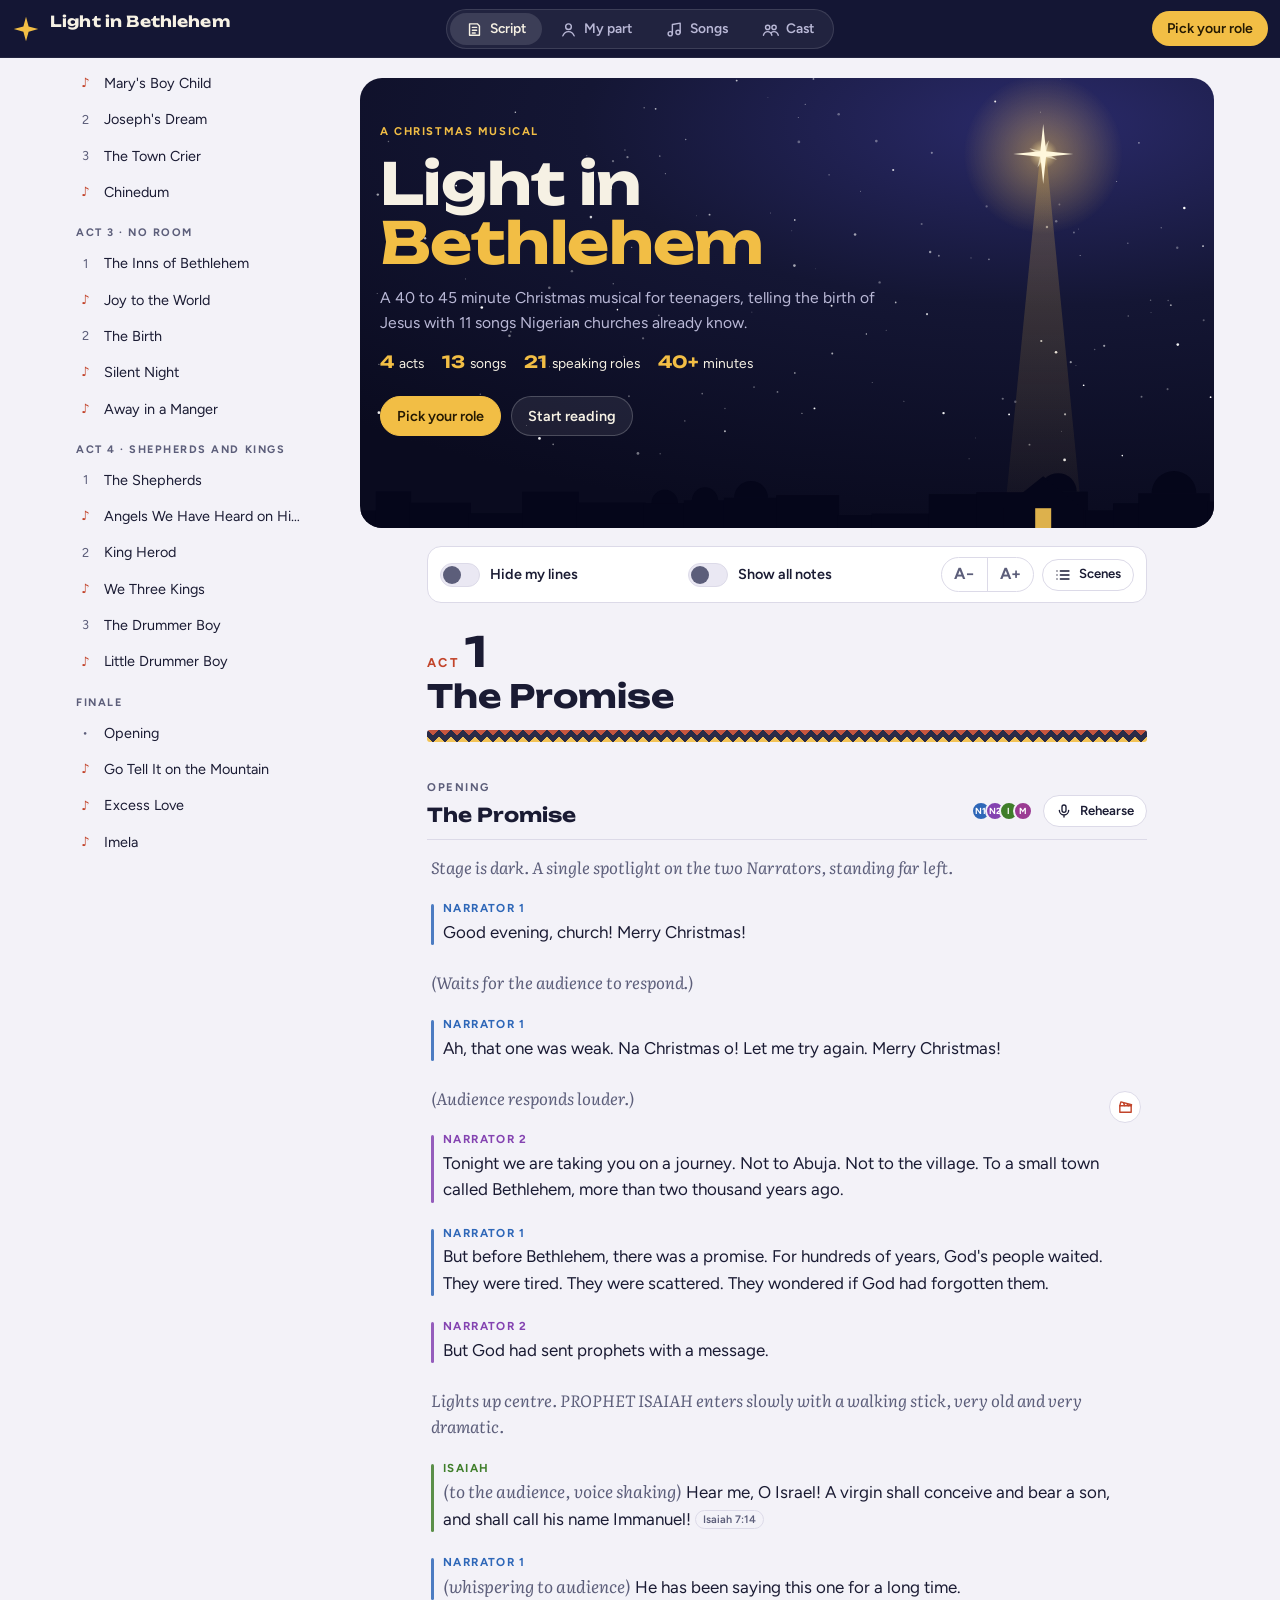
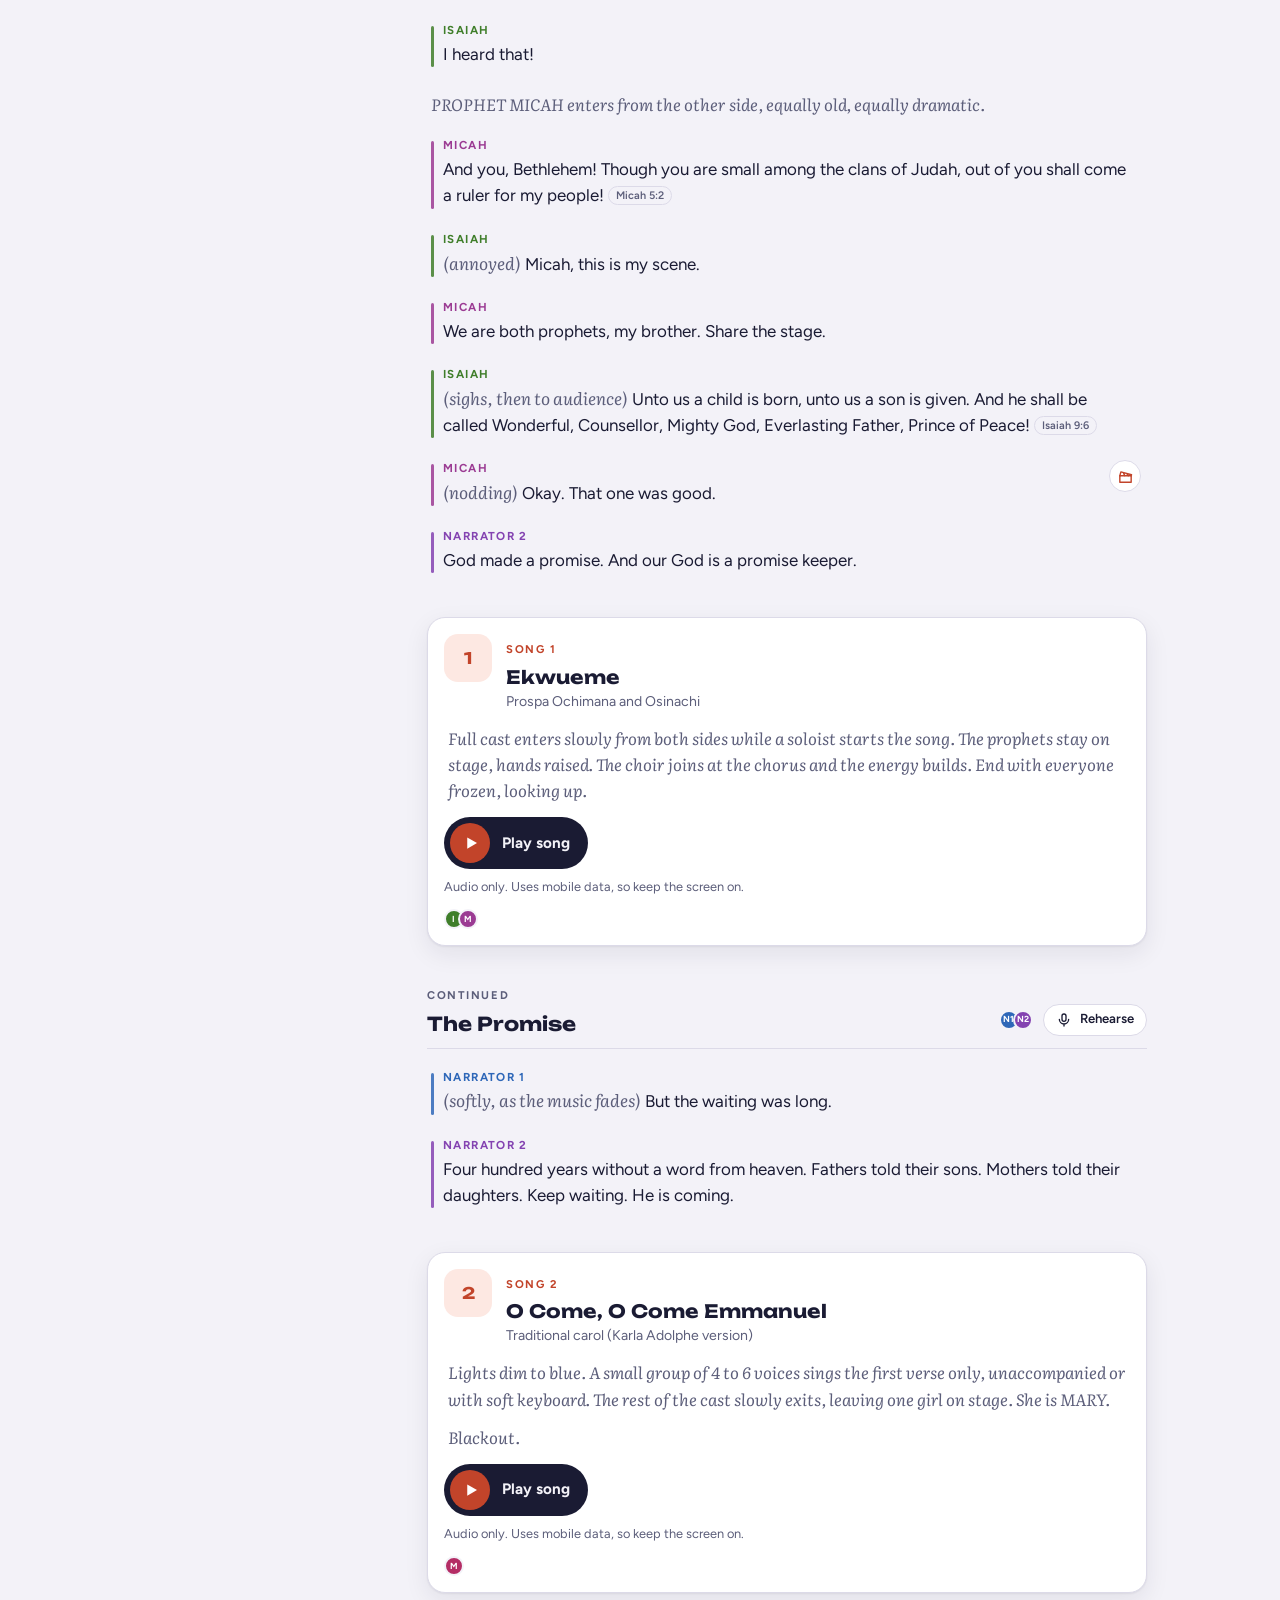
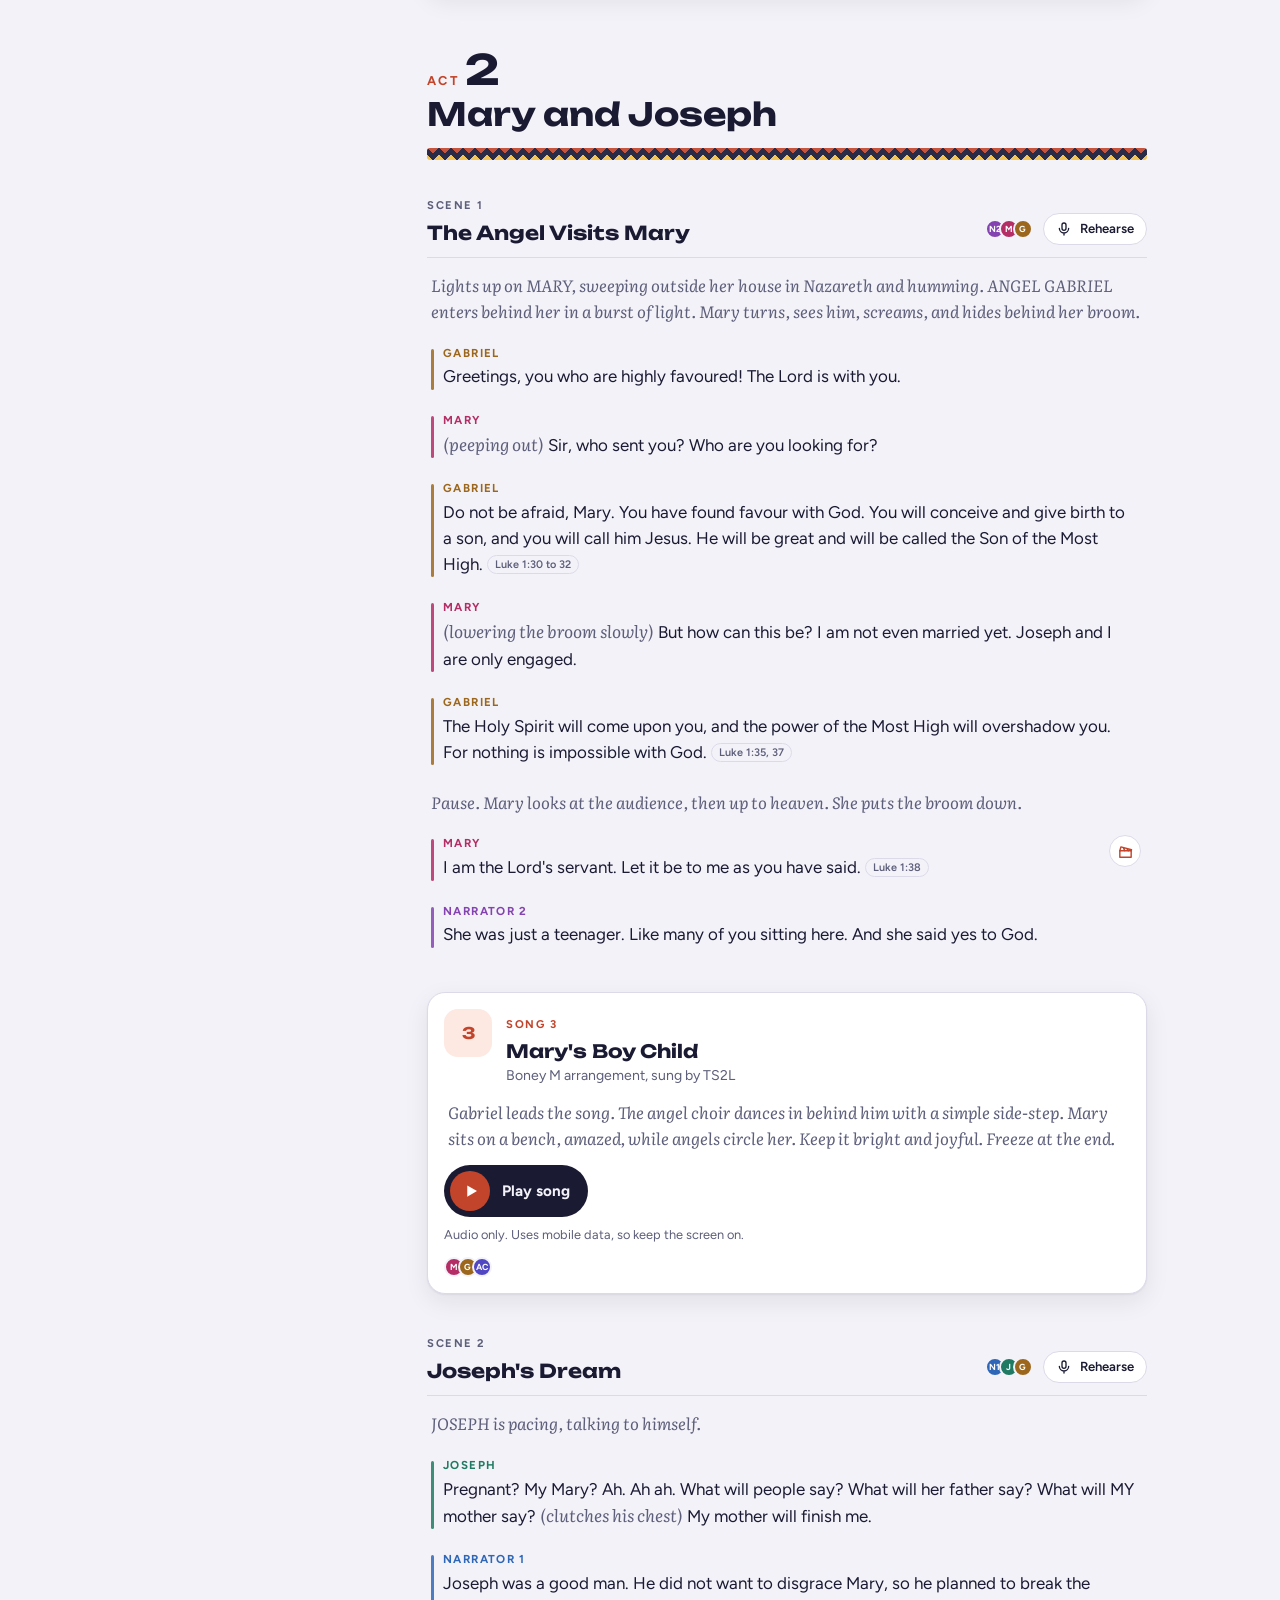
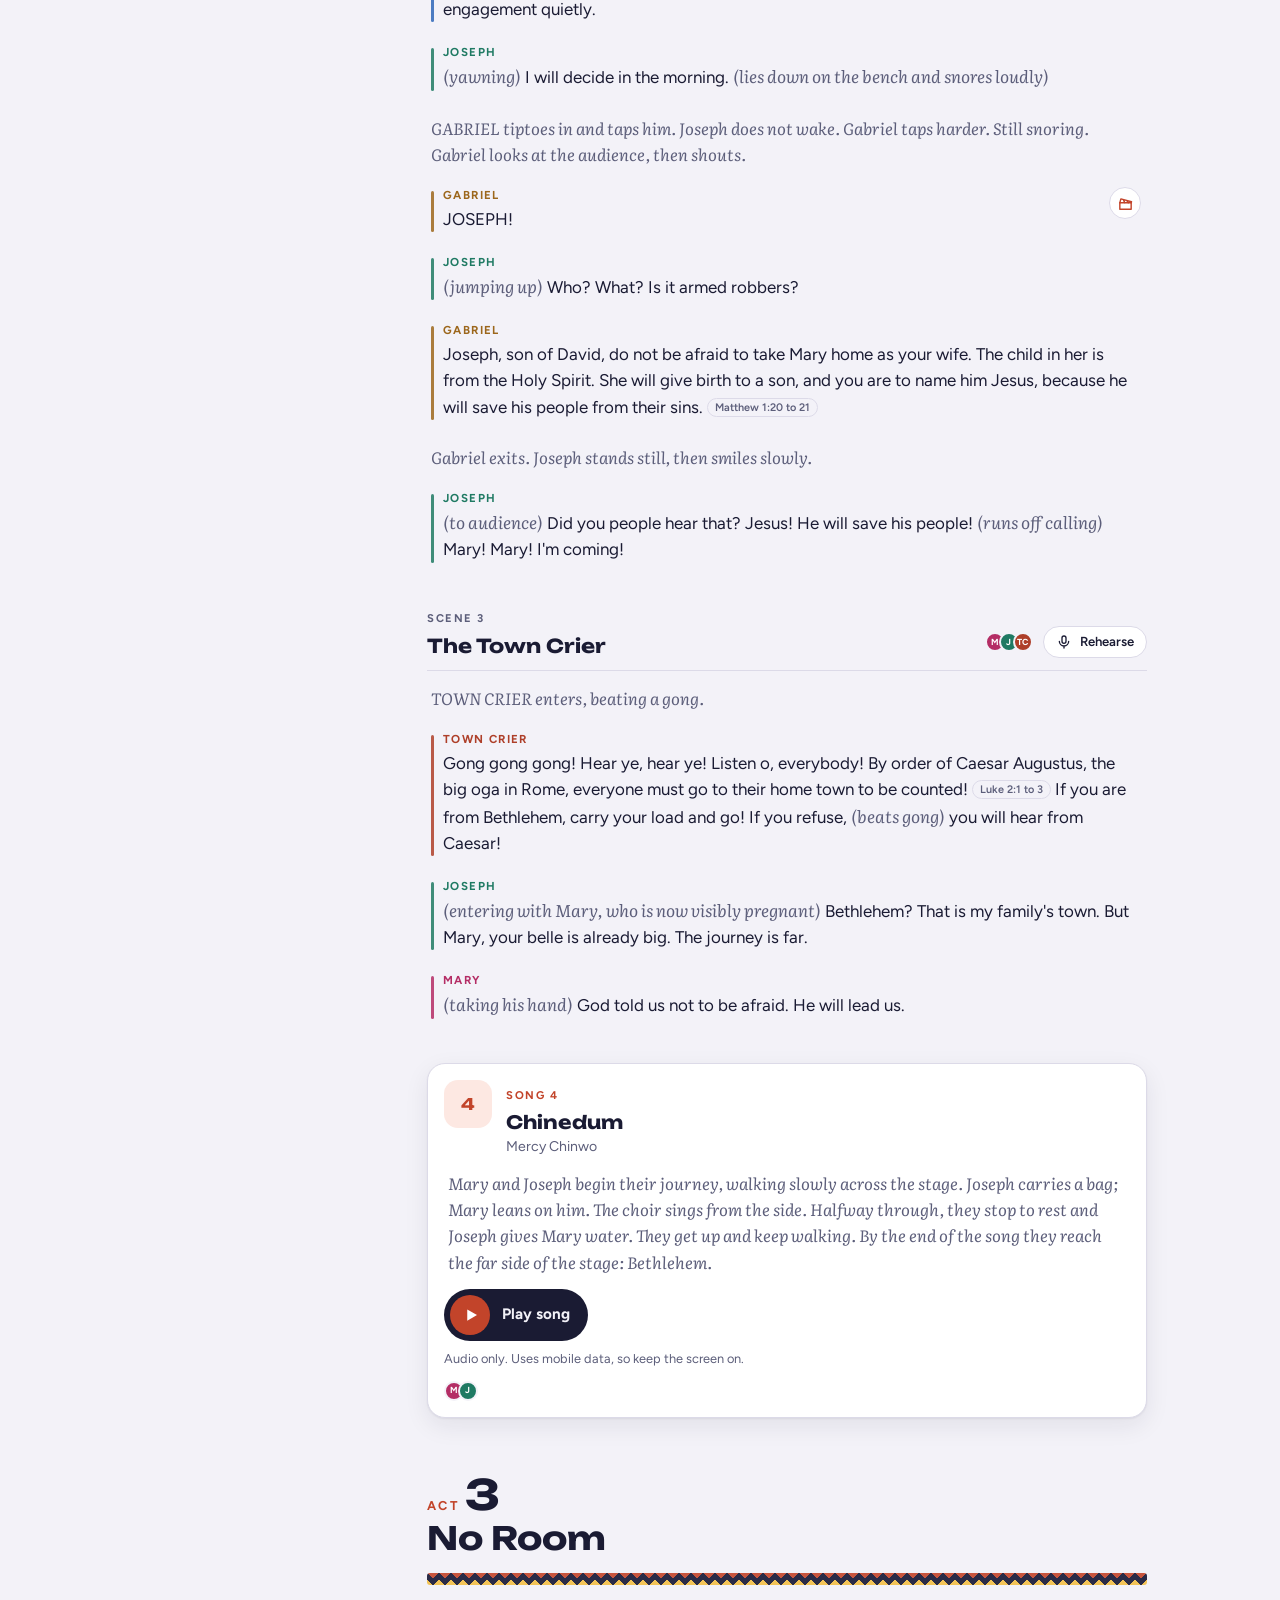
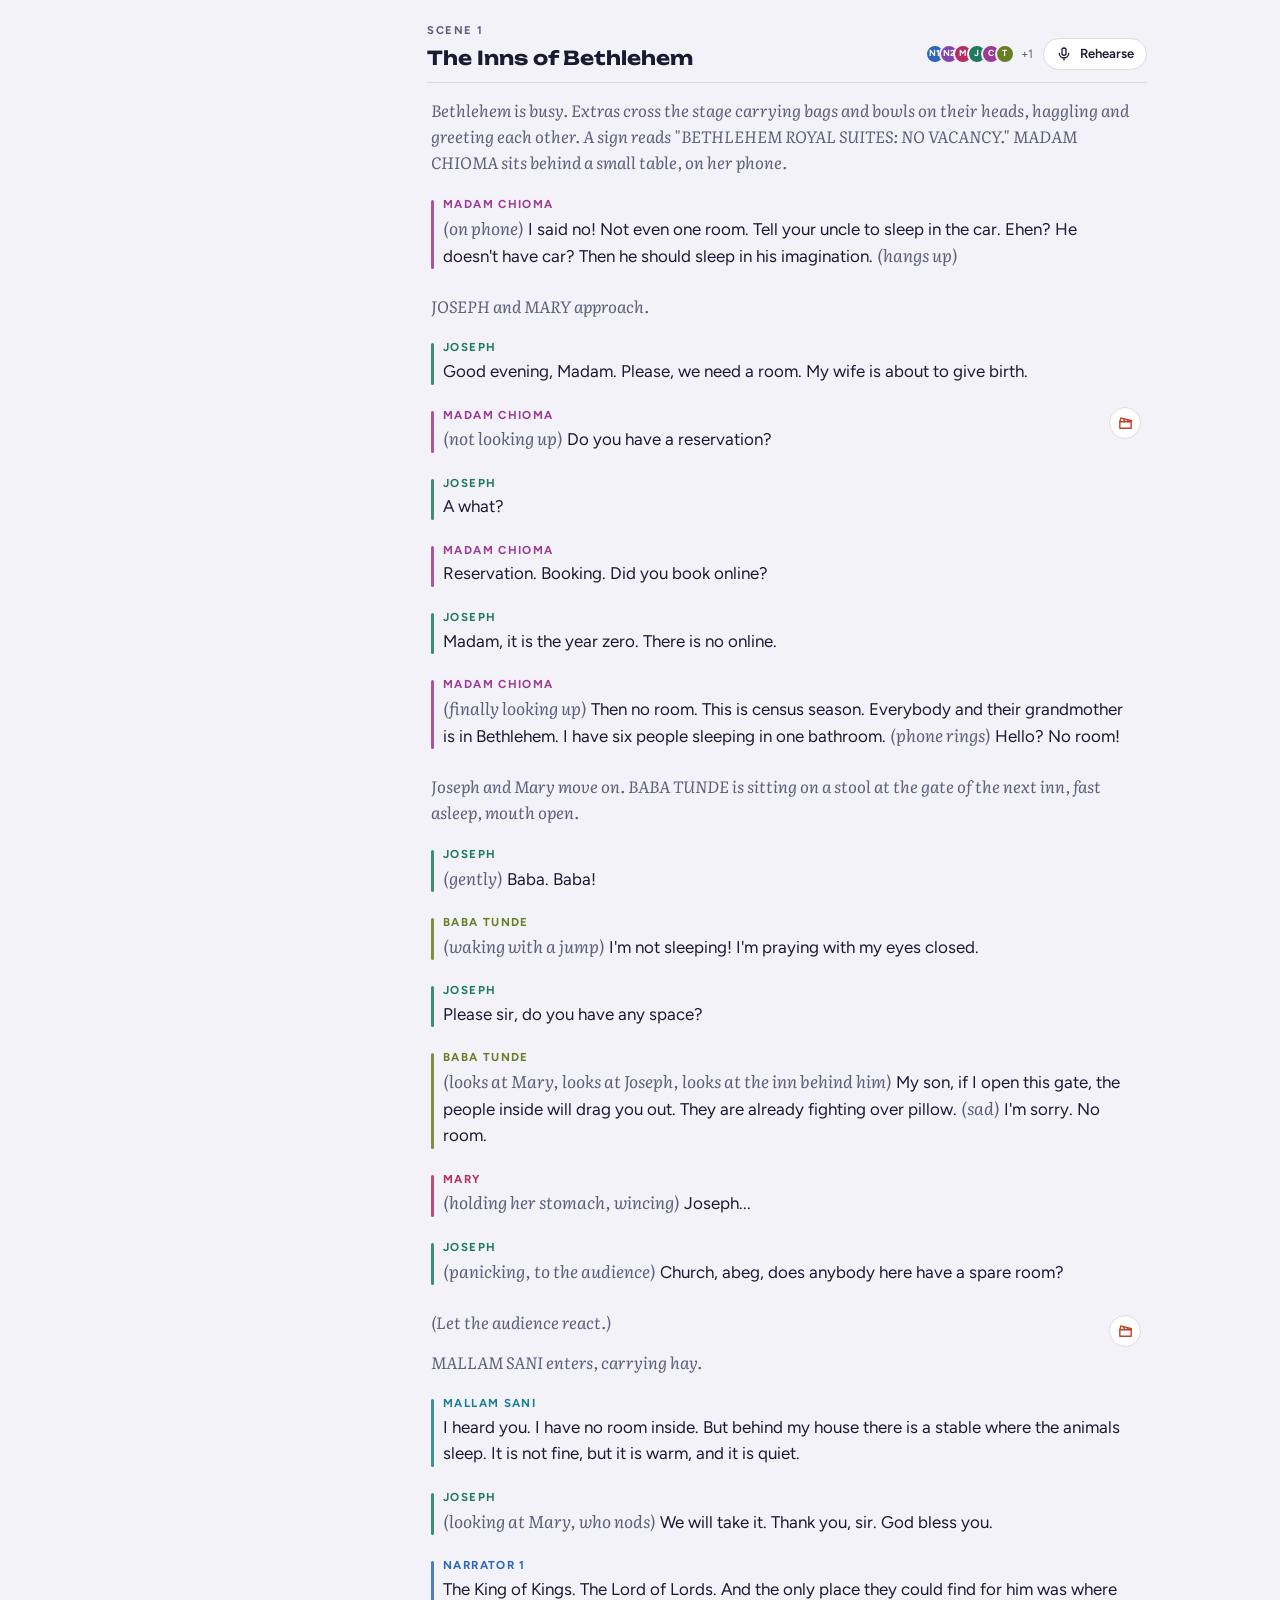
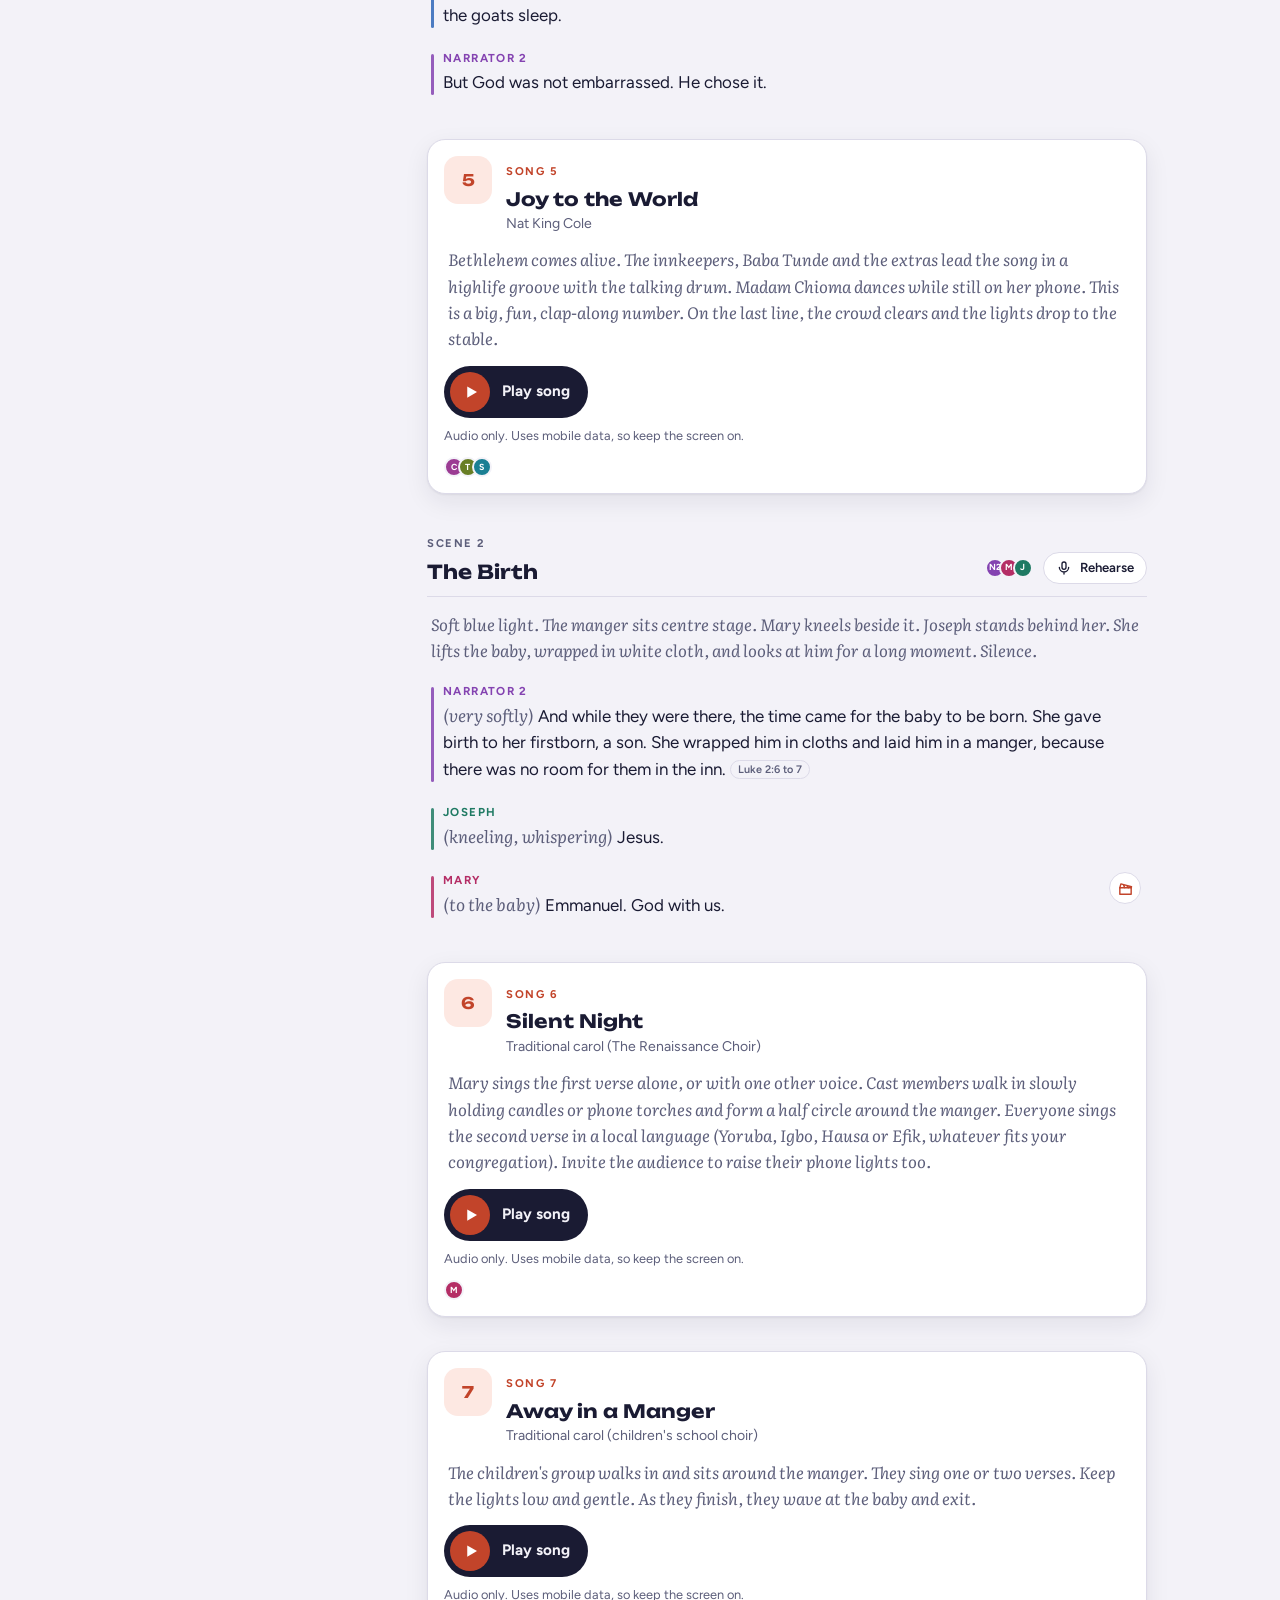
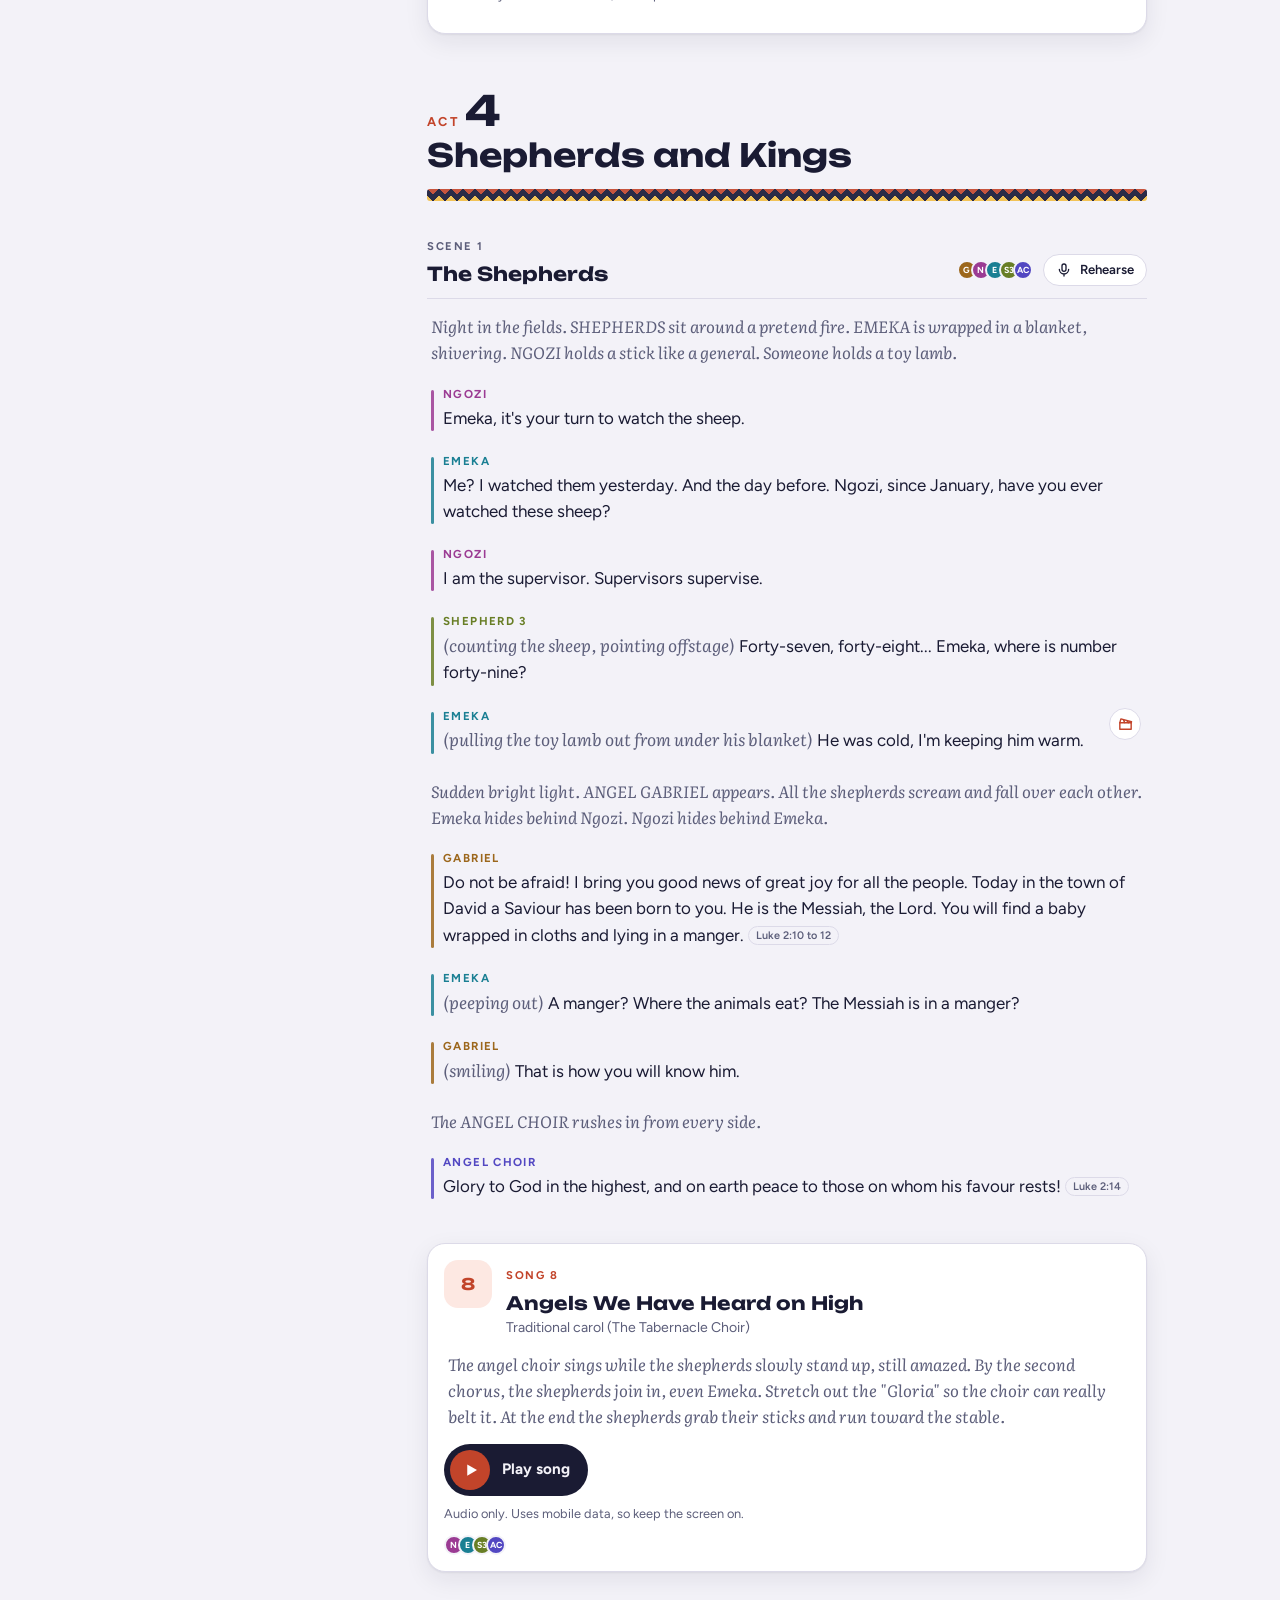
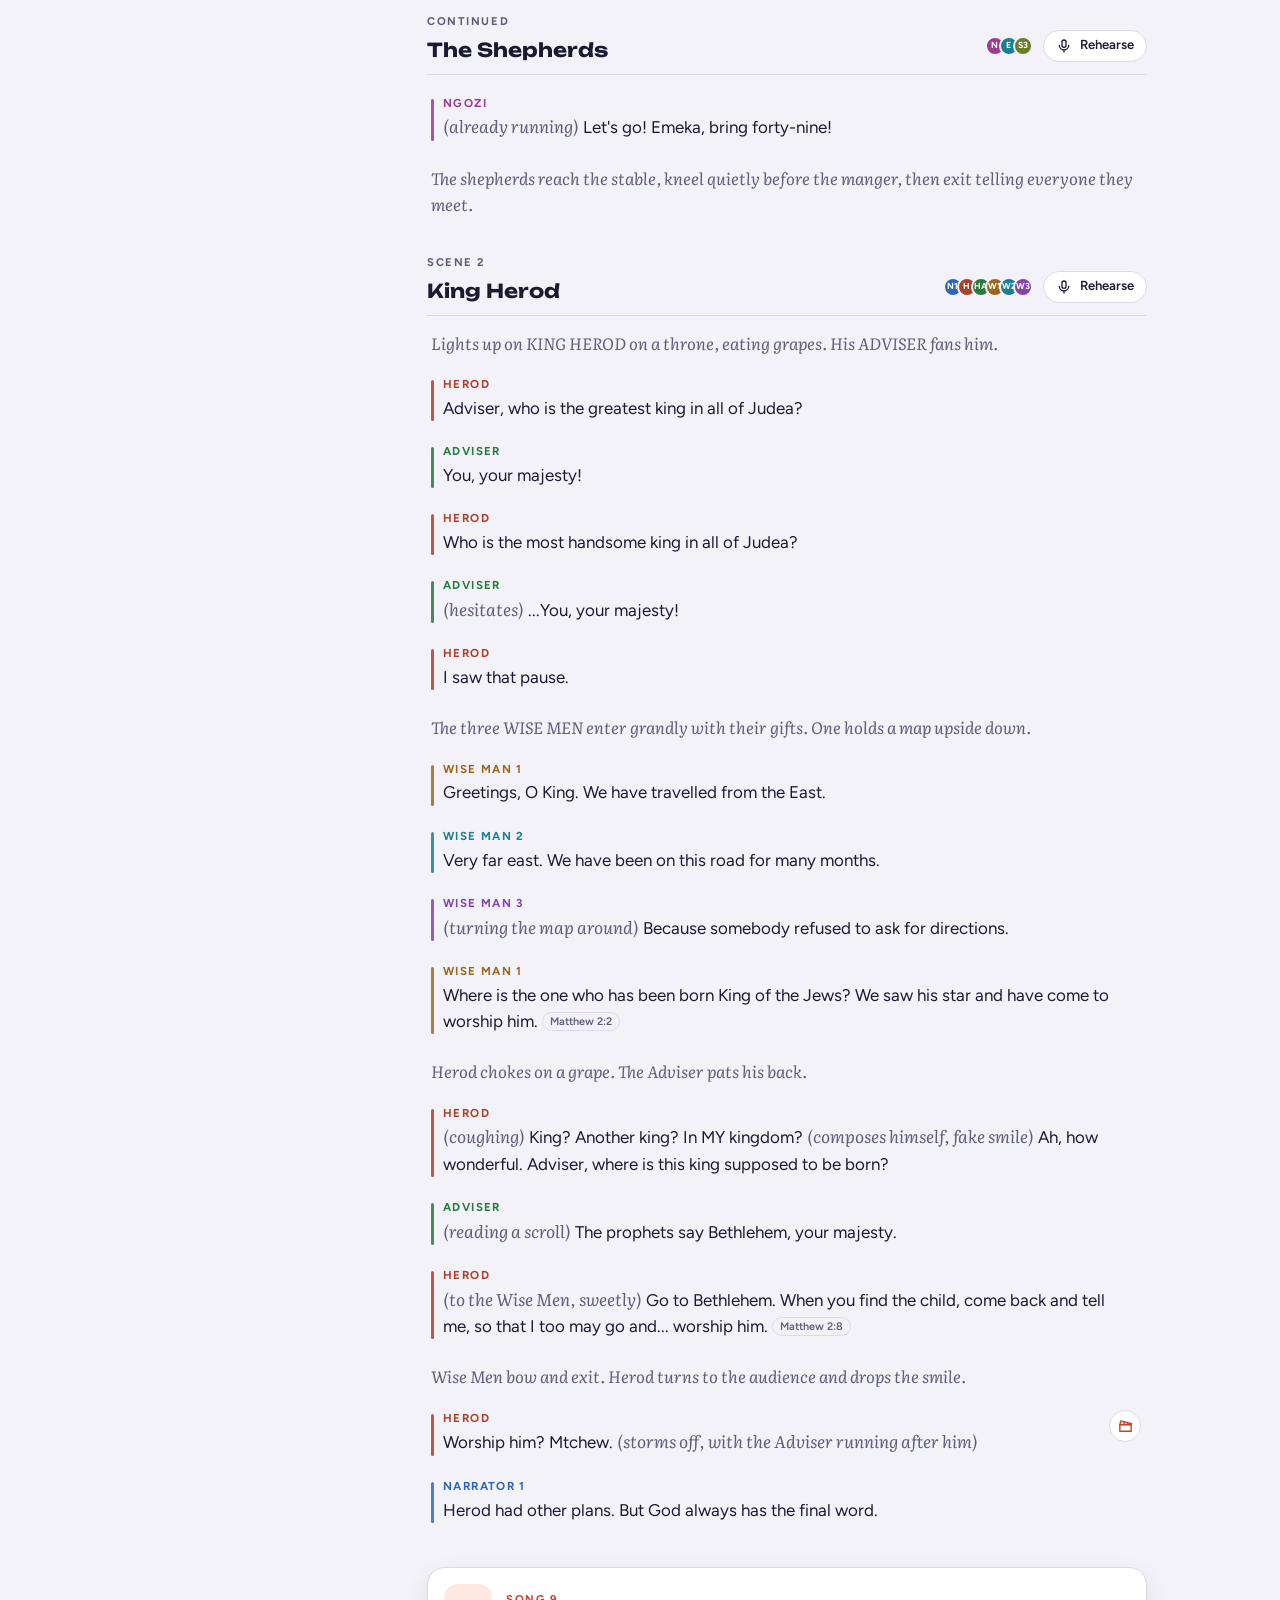
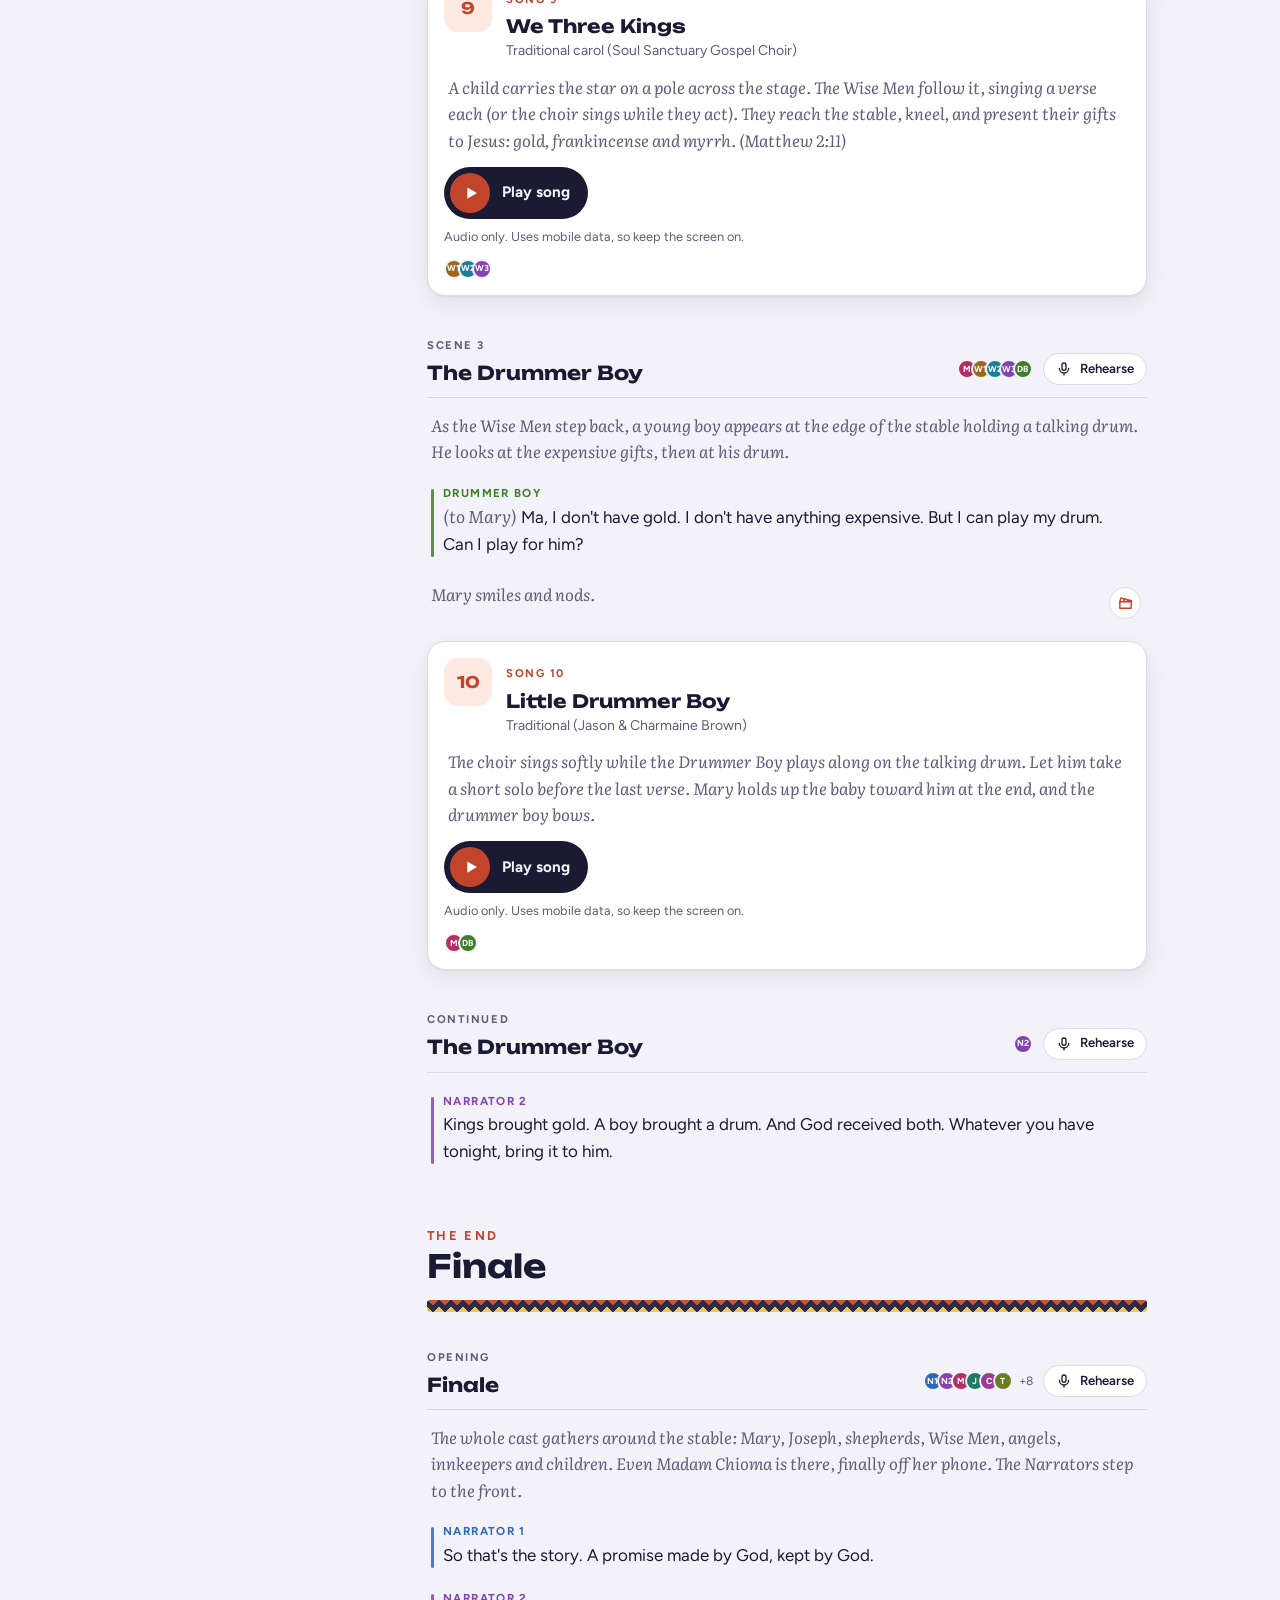
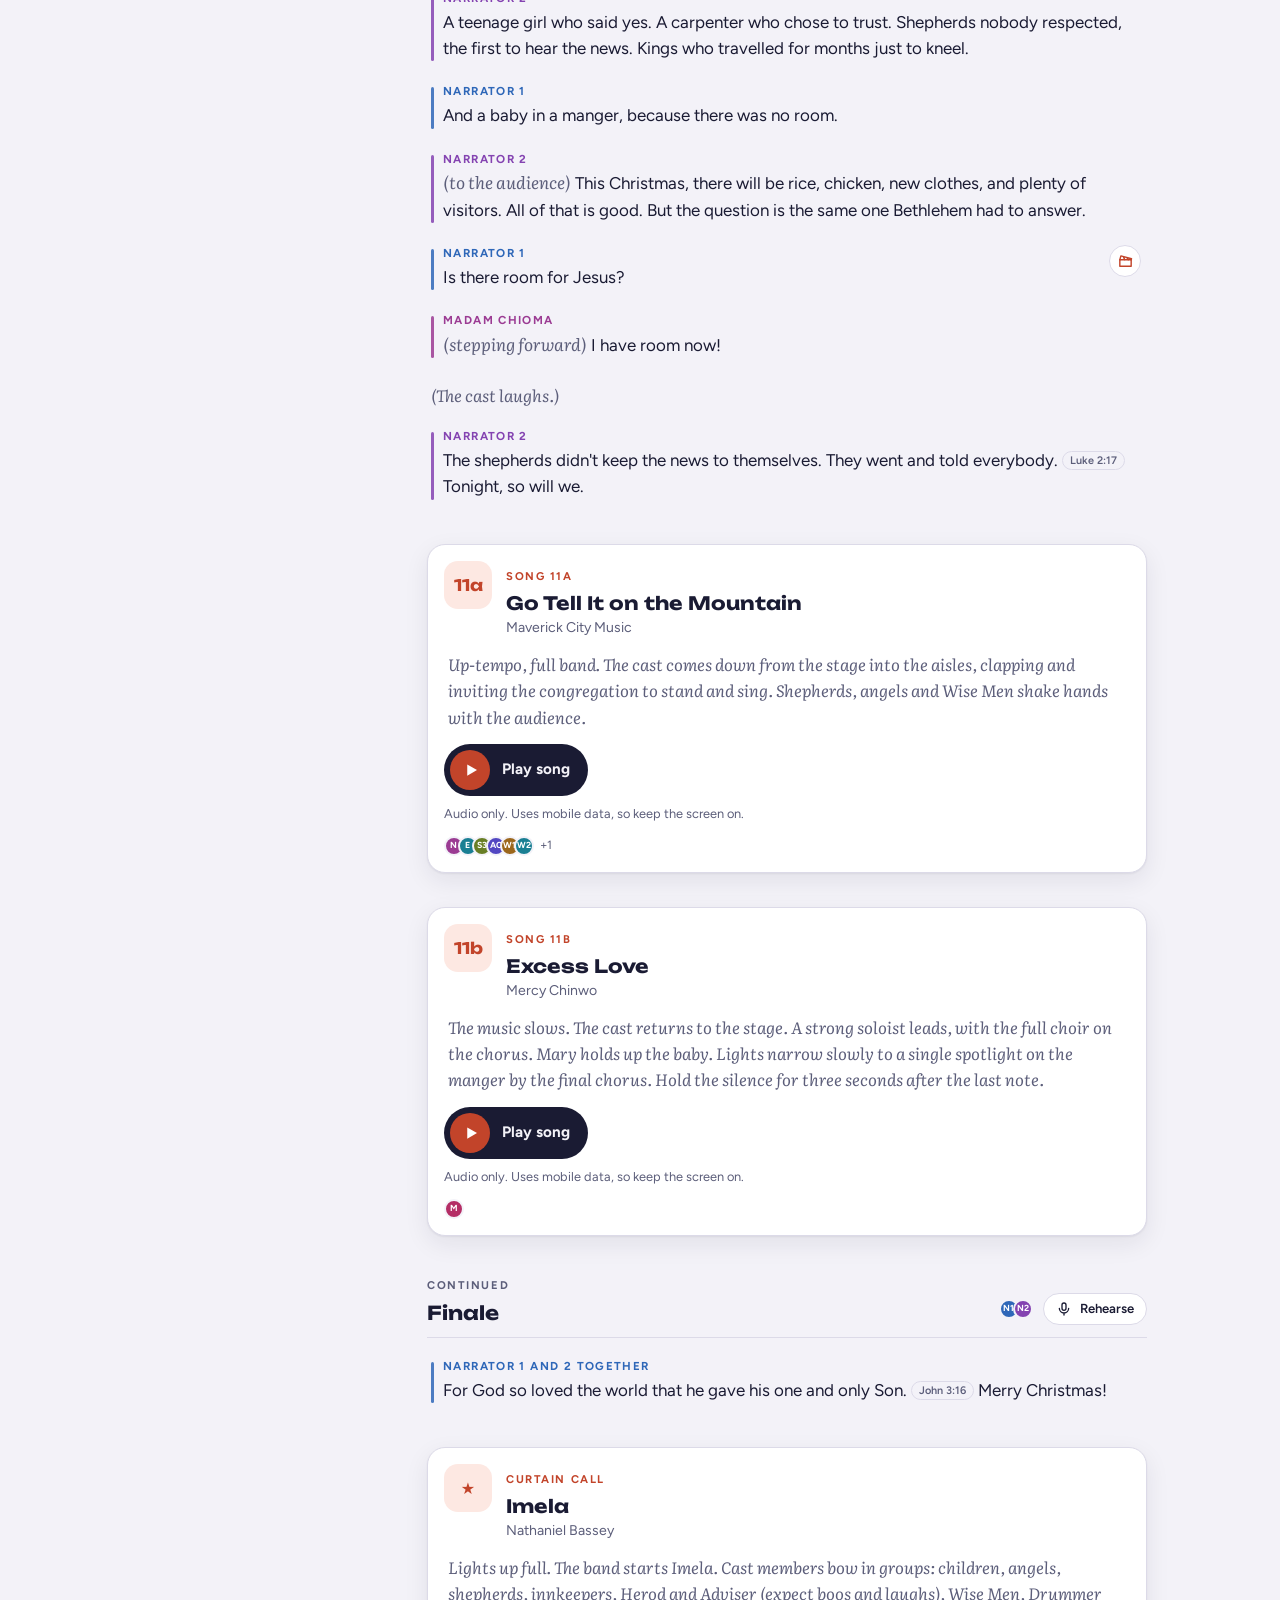
<file: index.html>
<!doctype html>
<html lang="en">
<head>
  <meta charset="utf-8">
  <meta name="viewport" content="width=device-width, initial-scale=1, viewport-fit=cover">
  <title>Light in Bethlehem</title>
  <meta name="description" content="Script, songs and rehearsal helper for Light in Bethlehem: A Christmas Musical.">
  <meta name="theme-color" content="#141634">
  <link rel="icon" href="data:image/svg+xml,%3Csvg xmlns='http://www.w3.org/2000/svg' viewBox='0 0 32 32'%3E%3Crect width='32' height='32' rx='8' fill='%23141634'/%3E%3Cpath d='M16 4l2.6 9.4L28 16l-9.4 2.6L16 28l-2.6-9.4L4 16l9.4-2.6z' fill='%23f5c451'/%3E%3C/svg%3E">
  <link rel="preconnect" href="https://fonts.googleapis.com">
  <link rel="preconnect" href="https://fonts.gstatic.com" crossorigin>
  <link rel="stylesheet" href="https://fonts.googleapis.com/css2?family=Figtree:wght@400;500;600;700&family=Literata:ital,opsz,wght@1,7..72,400&family=Unbounded:wght@600;700&display=swap">
  <link rel="stylesheet" href="style.css">
</head>
<body>
  <header class="appbar">
    <svg class="mark" viewBox="0 0 32 32" aria-hidden="true"><path d="M16 2l3 11 11 3-11 3-3 11-3-11-11-3 11-3z" fill="currentColor"/></svg>
    <div class="appbar-titles">
      <span class="appbar-title" id="appTitle">Light in Bethlehem</span>
      <span class="appbar-sub" id="appSub"></span>
    </div>
    <button class="role-chip empty" id="roleChip" type="button"><span>Pick your role</span></button>
  </header>

  <nav class="tabbar" aria-label="Sections">
    <a class="tab" href="#script" data-view="script" aria-current="page">
      <svg viewBox="0 0 24 24" fill="none" stroke="currentColor" stroke-width="2" stroke-linecap="round" stroke-linejoin="round" aria-hidden="true"><path d="M5 4h11l3 3v13H5z"/><path d="M9 9h6M9 13h6M9 17h4"/></svg>
      <span>Script</span>
    </a>
    <a class="tab" href="#my-part" data-view="my-part">
      <svg viewBox="0 0 24 24" fill="none" stroke="currentColor" stroke-width="2" stroke-linecap="round" stroke-linejoin="round" aria-hidden="true"><circle cx="12" cy="8" r="4"/><path d="M4 21c1.5-4 4.5-6 8-6s6.5 2 8 6"/></svg>
      <span>My part</span>
    </a>
    <a class="tab" href="#songs" data-view="songs">
      <svg viewBox="0 0 24 24" fill="none" stroke="currentColor" stroke-width="2" stroke-linecap="round" stroke-linejoin="round" aria-hidden="true"><path d="M9 18V5l11-2v13"/><circle cx="6" cy="18" r="3"/><circle cx="17" cy="16" r="3"/></svg>
      <span>Songs</span>
    </a>
    <a class="tab" href="#cast" data-view="cast">
      <svg viewBox="0 0 24 24" fill="none" stroke="currentColor" stroke-width="2" stroke-linecap="round" stroke-linejoin="round" aria-hidden="true"><circle cx="8" cy="9" r="3"/><circle cx="17" cy="9" r="3"/><path d="M2 20c1-3 3.5-5 6-5s5 2 6 5M13 16.5c1-1 2.4-1.5 4-1.5 2.5 0 5 2 6 5"/></svg>
      <span>Cast</span>
    </a>
  </nav>

  <div class="shell" id="shell">
    <aside class="rail" aria-label="Scenes"><nav class="index" id="railIndex"></nav></aside>
    <main>
      <section class="view" id="view-script"><p class="loading">Loading the script…</p></section>
      <section class="view" id="view-my-part" hidden></section>
      <section class="view" id="view-songs" hidden></section>
      <section class="view" id="view-cast" hidden></section>
    </main>
  </div>

  <div class="dock" id="dock" hidden>
    <div class="who-now" id="dockStatus" aria-live="polite"></div>
    <div class="controls">
      <select id="dockRate" aria-label="Reading speed">
        <option value="0.85">Slow</option>
        <option value="1" selected>Normal</option>
        <option value="1.15">Fast</option>
      </select>
      <button class="btn on-night" id="dockPause" type="button">Pause</button>
      <button class="btn gold" id="dockNext" type="button">Next</button>
      <button class="btn on-night" id="dockStop" type="button" aria-label="Stop rehearsing">✕</button>
    </div>
  </div>

  <div class="sheet" id="roleSheet" hidden>
    <div class="sheet-backdrop" data-close></div>
    <div class="sheet-panel" role="dialog" aria-modal="true" aria-labelledby="roleSheetTitle">
      <div class="sheet-grip"></div>
      <div class="sheet-head">
        <div><h2 id="roleSheetTitle">Who are you playing?</h2><p>Your lines light up gold, and My part shows your scenes and songs.</p></div>
        <button class="icon-btn" type="button" data-close aria-label="Close"><svg viewBox="0 0 24 24" fill="none" stroke="currentColor" stroke-width="2" stroke-linecap="round"><path d="M6 6l12 12M18 6L6 18"/></svg></button>
      </div>
      <div id="roleList"></div>
    </div>
  </div>

  <div class="sheet" id="sceneSheet" hidden>
    <div class="sheet-backdrop" data-close></div>
    <div class="sheet-panel" role="dialog" aria-modal="true" aria-labelledby="sceneSheetTitle">
      <div class="sheet-grip"></div>
      <div class="sheet-head">
        <h2 id="sceneSheetTitle">Scenes</h2>
        <button class="icon-btn" type="button" data-close aria-label="Close"><svg viewBox="0 0 24 24" fill="none" stroke="currentColor" stroke-width="2" stroke-linecap="round"><path d="M6 6l12 12M18 6L6 18"/></svg></button>
      </div>
      <nav class="index" id="sheetIndex"></nav>
    </div>
  </div>

  <div class="cards" id="cards" hidden role="dialog" aria-modal="true" aria-label="Cue cards"></div>

  <script src="app.js"></script>
</body>
</html>
</file>
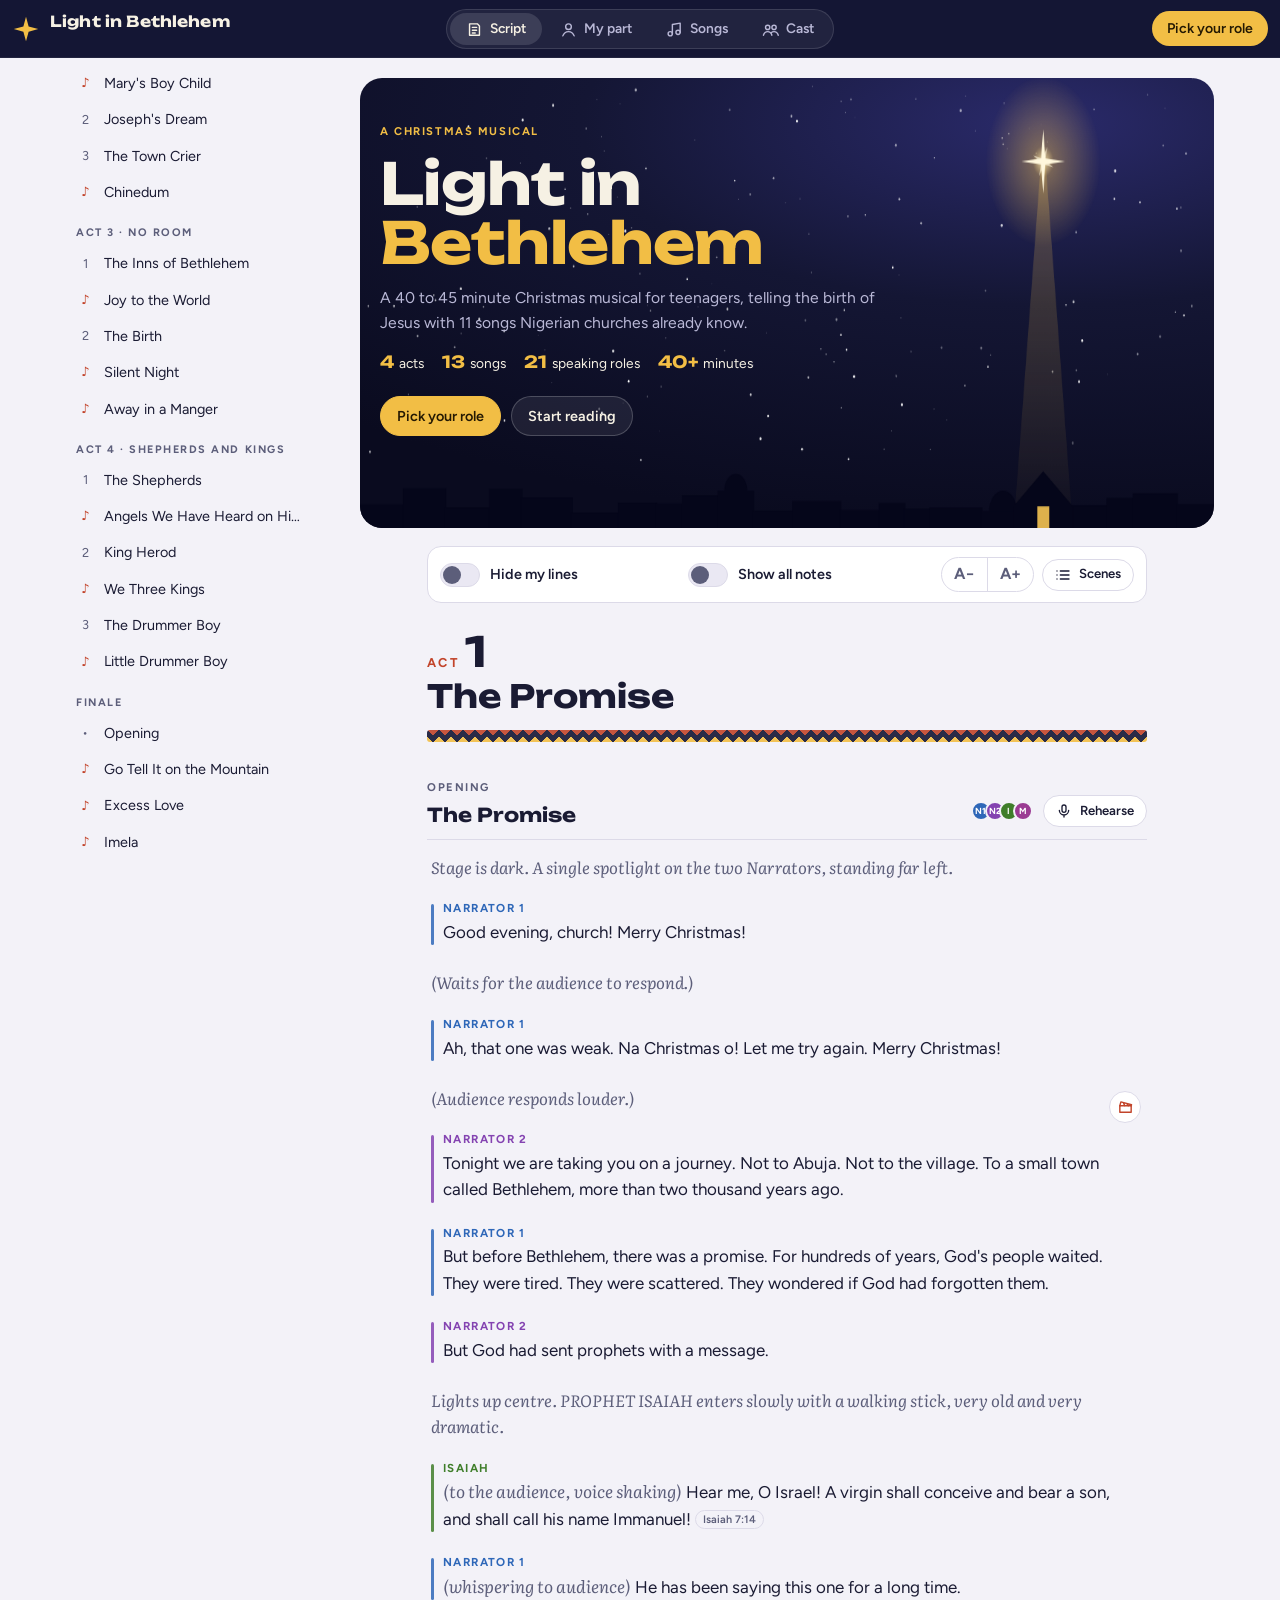
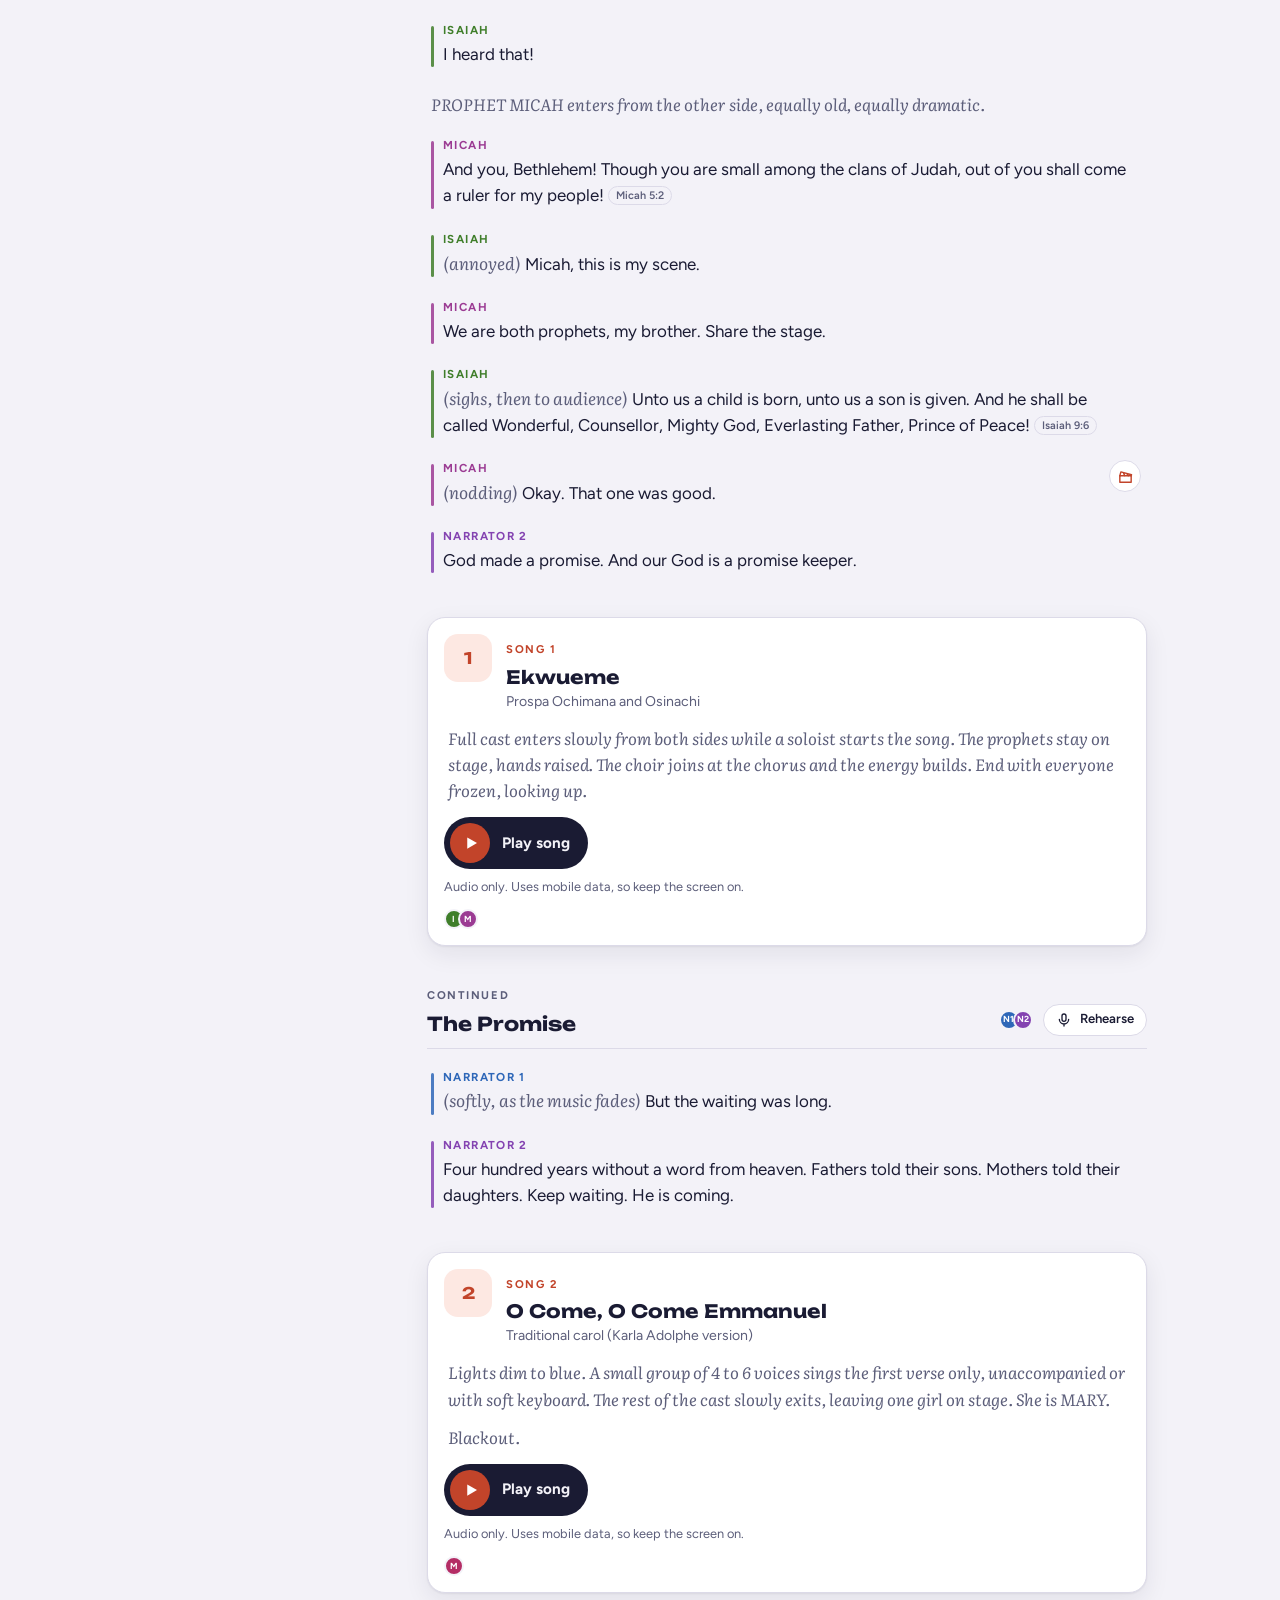
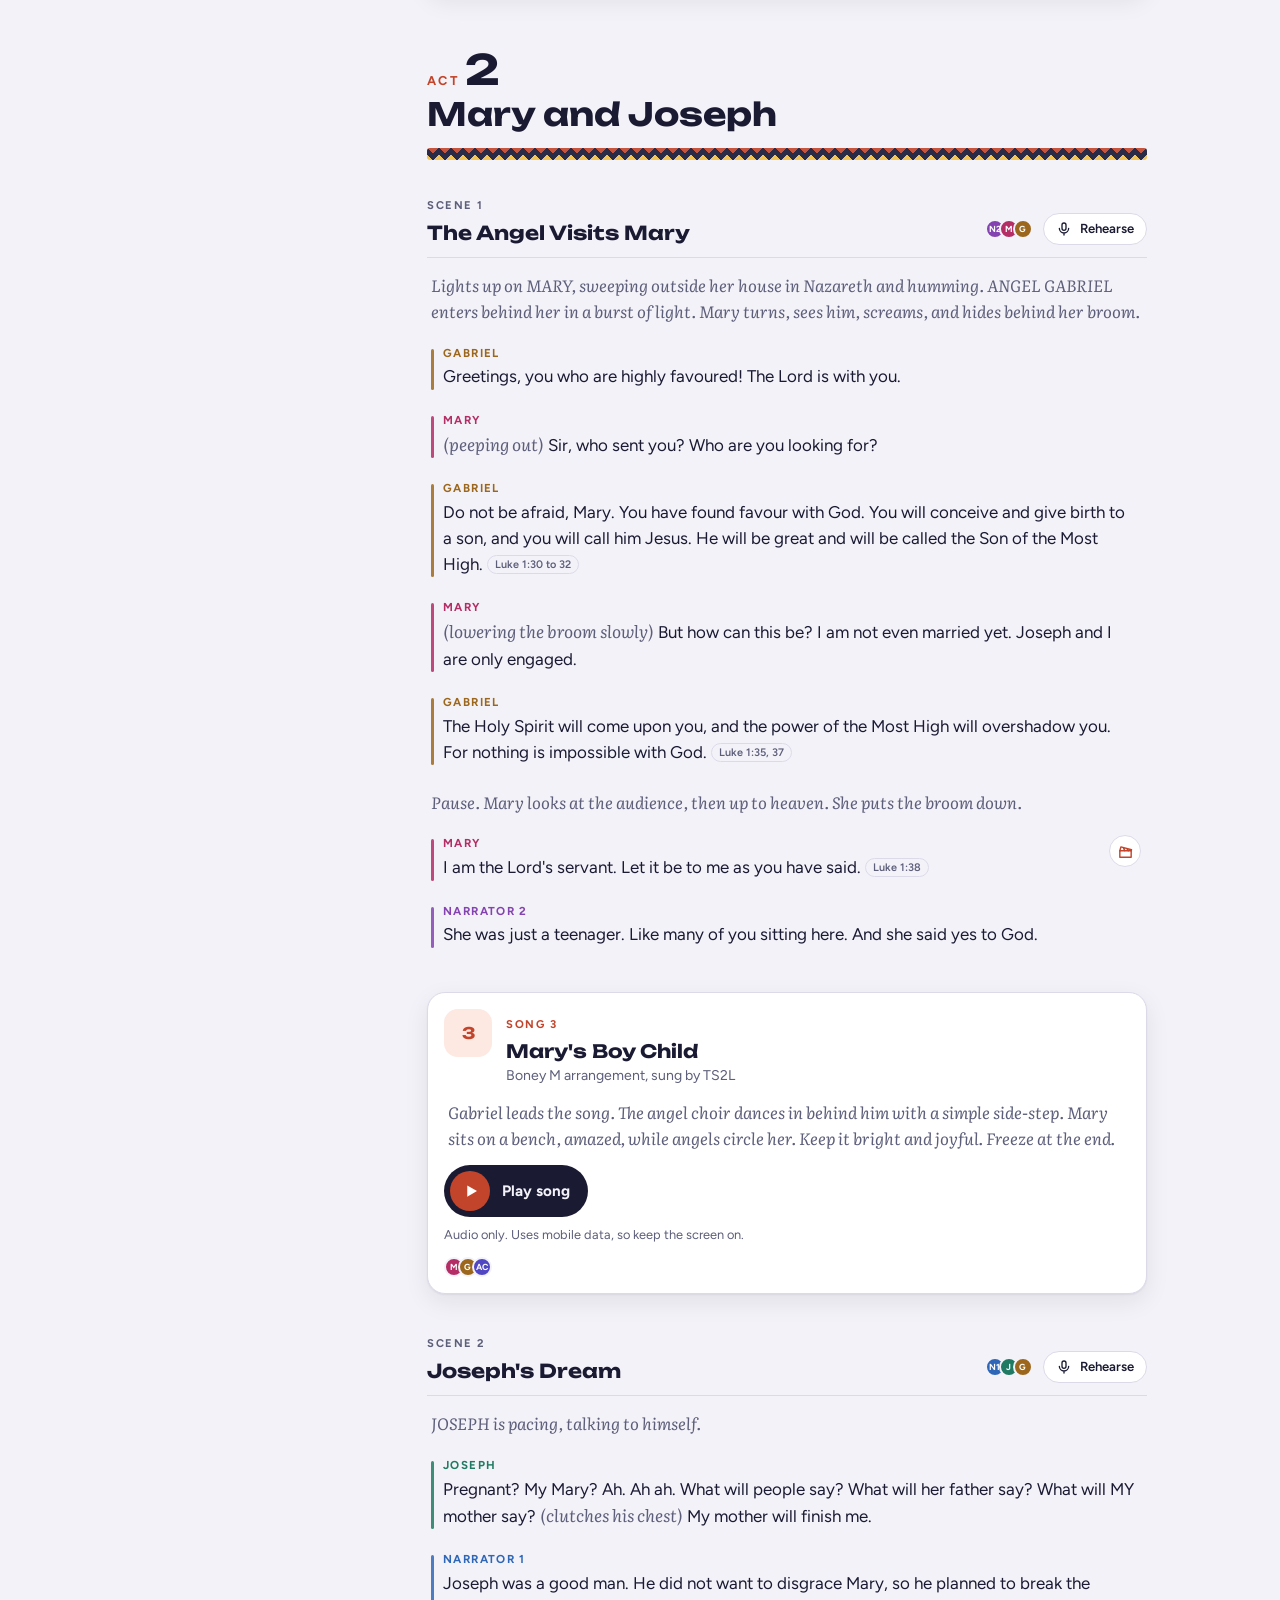
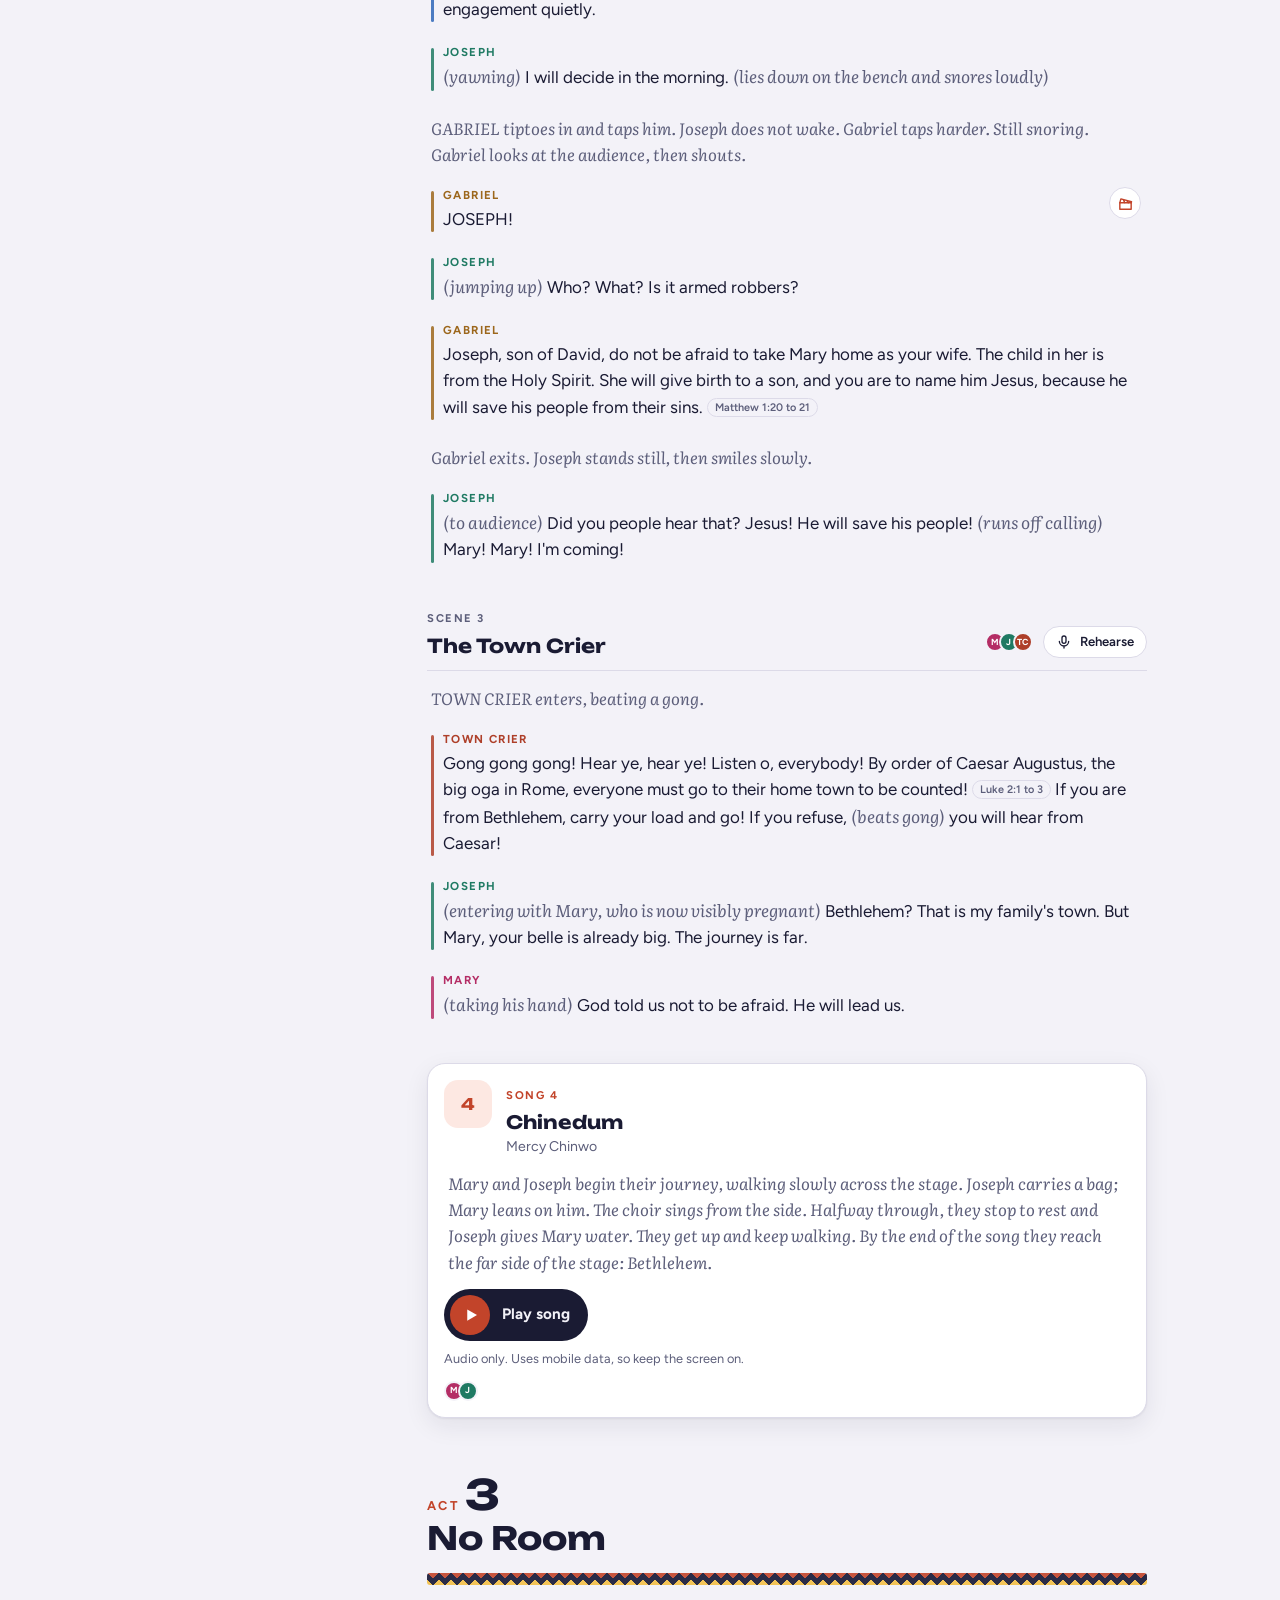
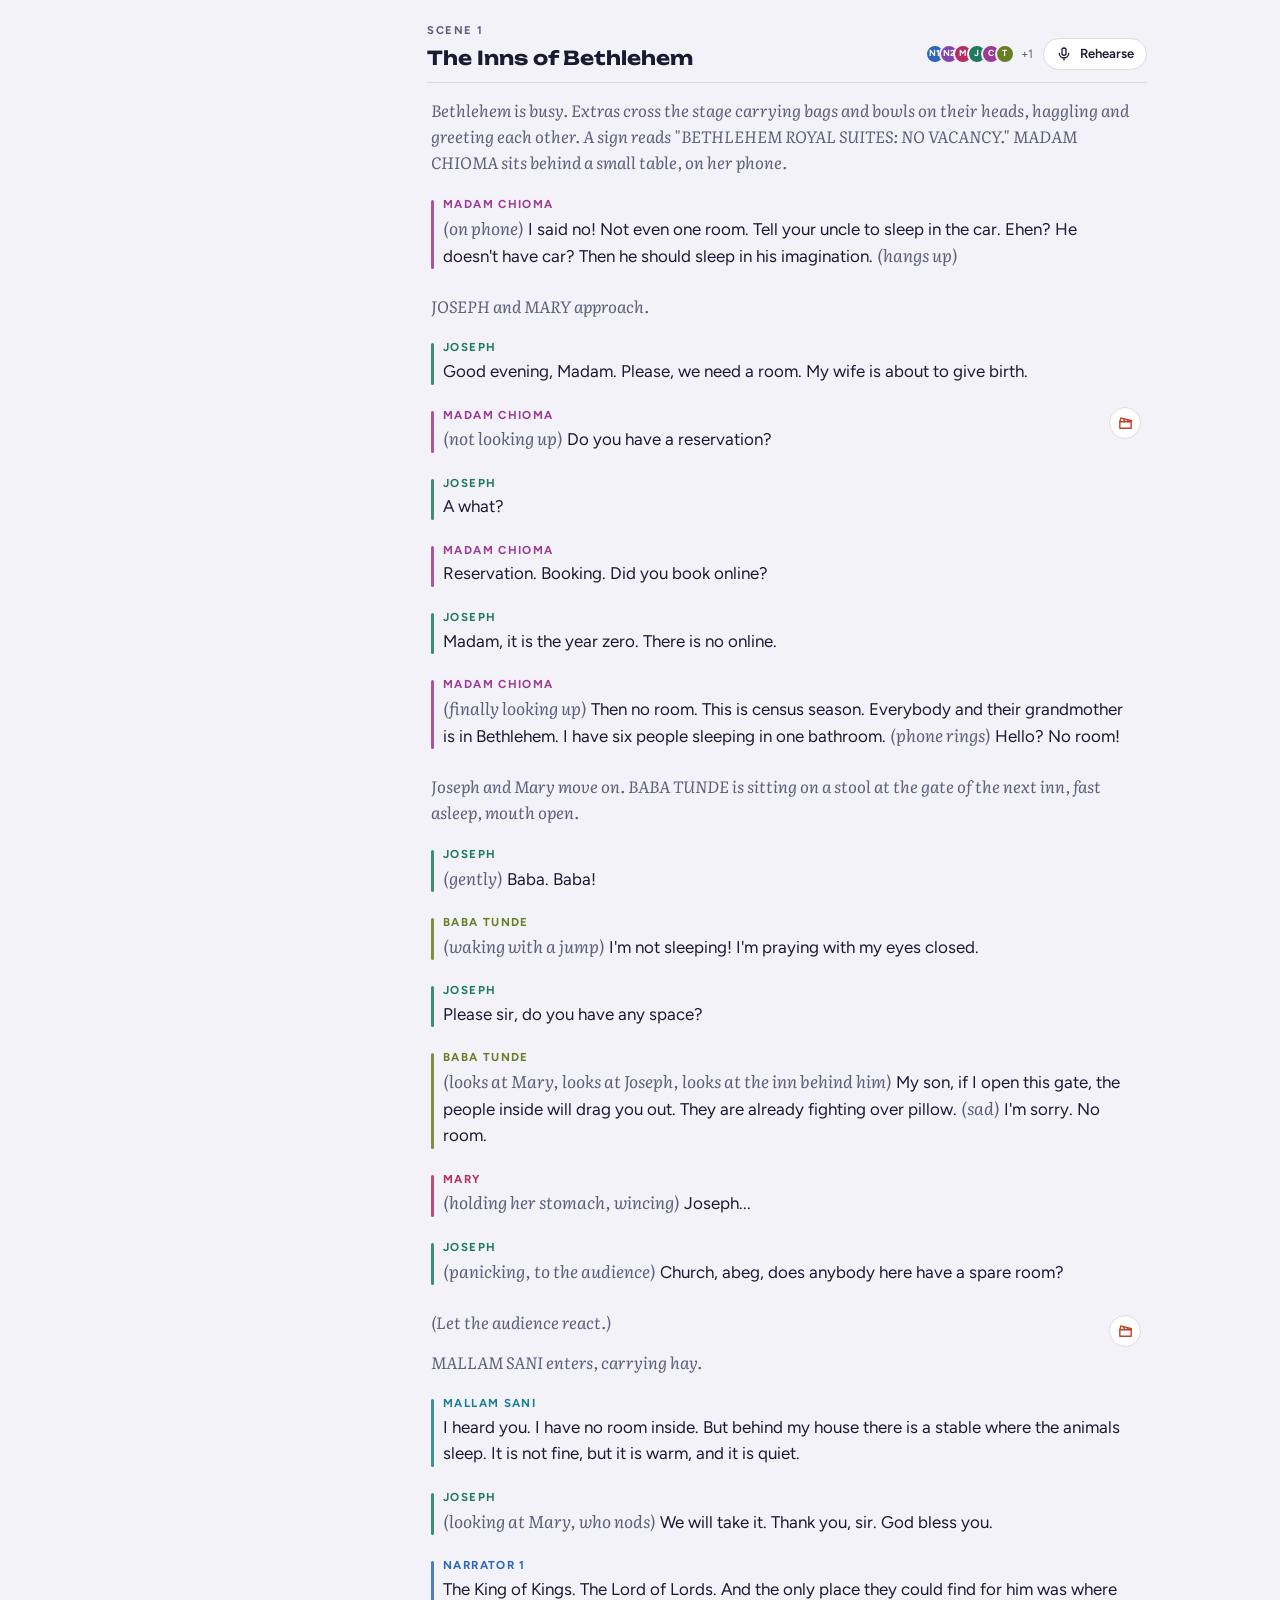
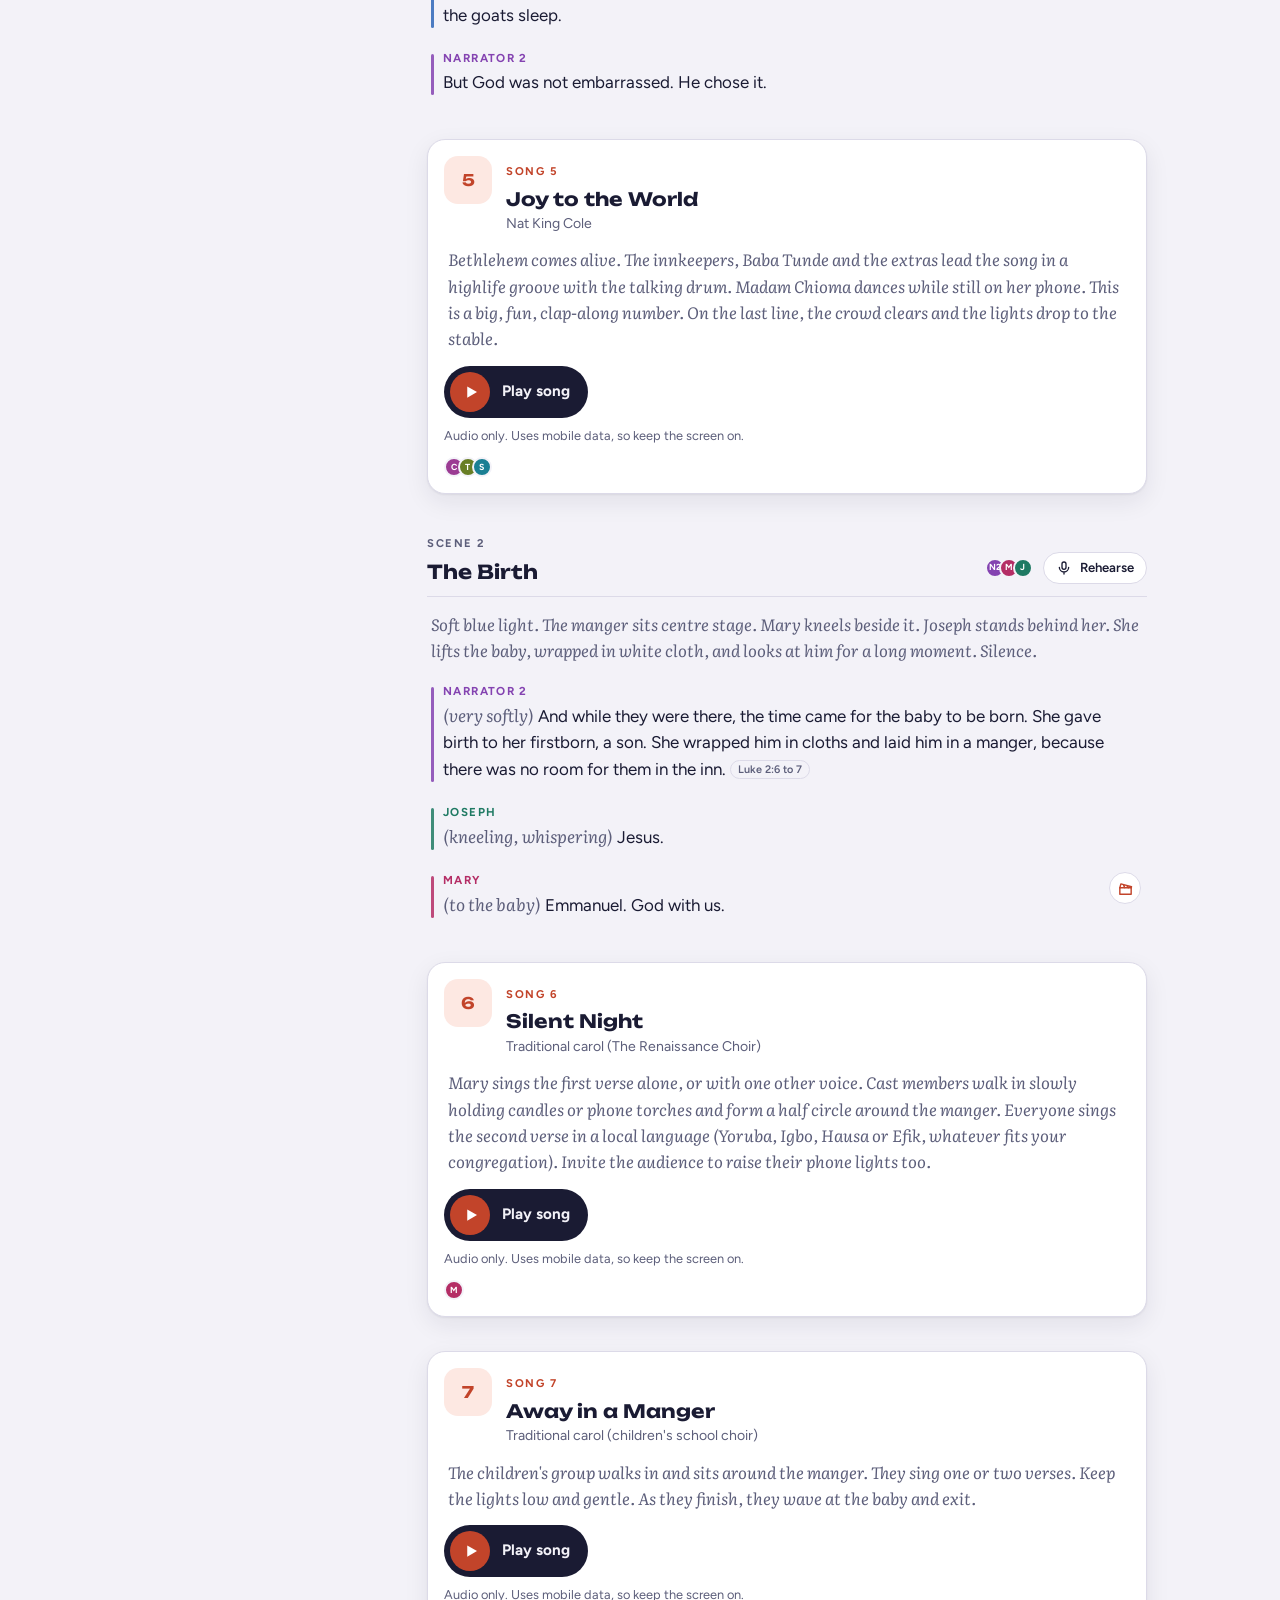
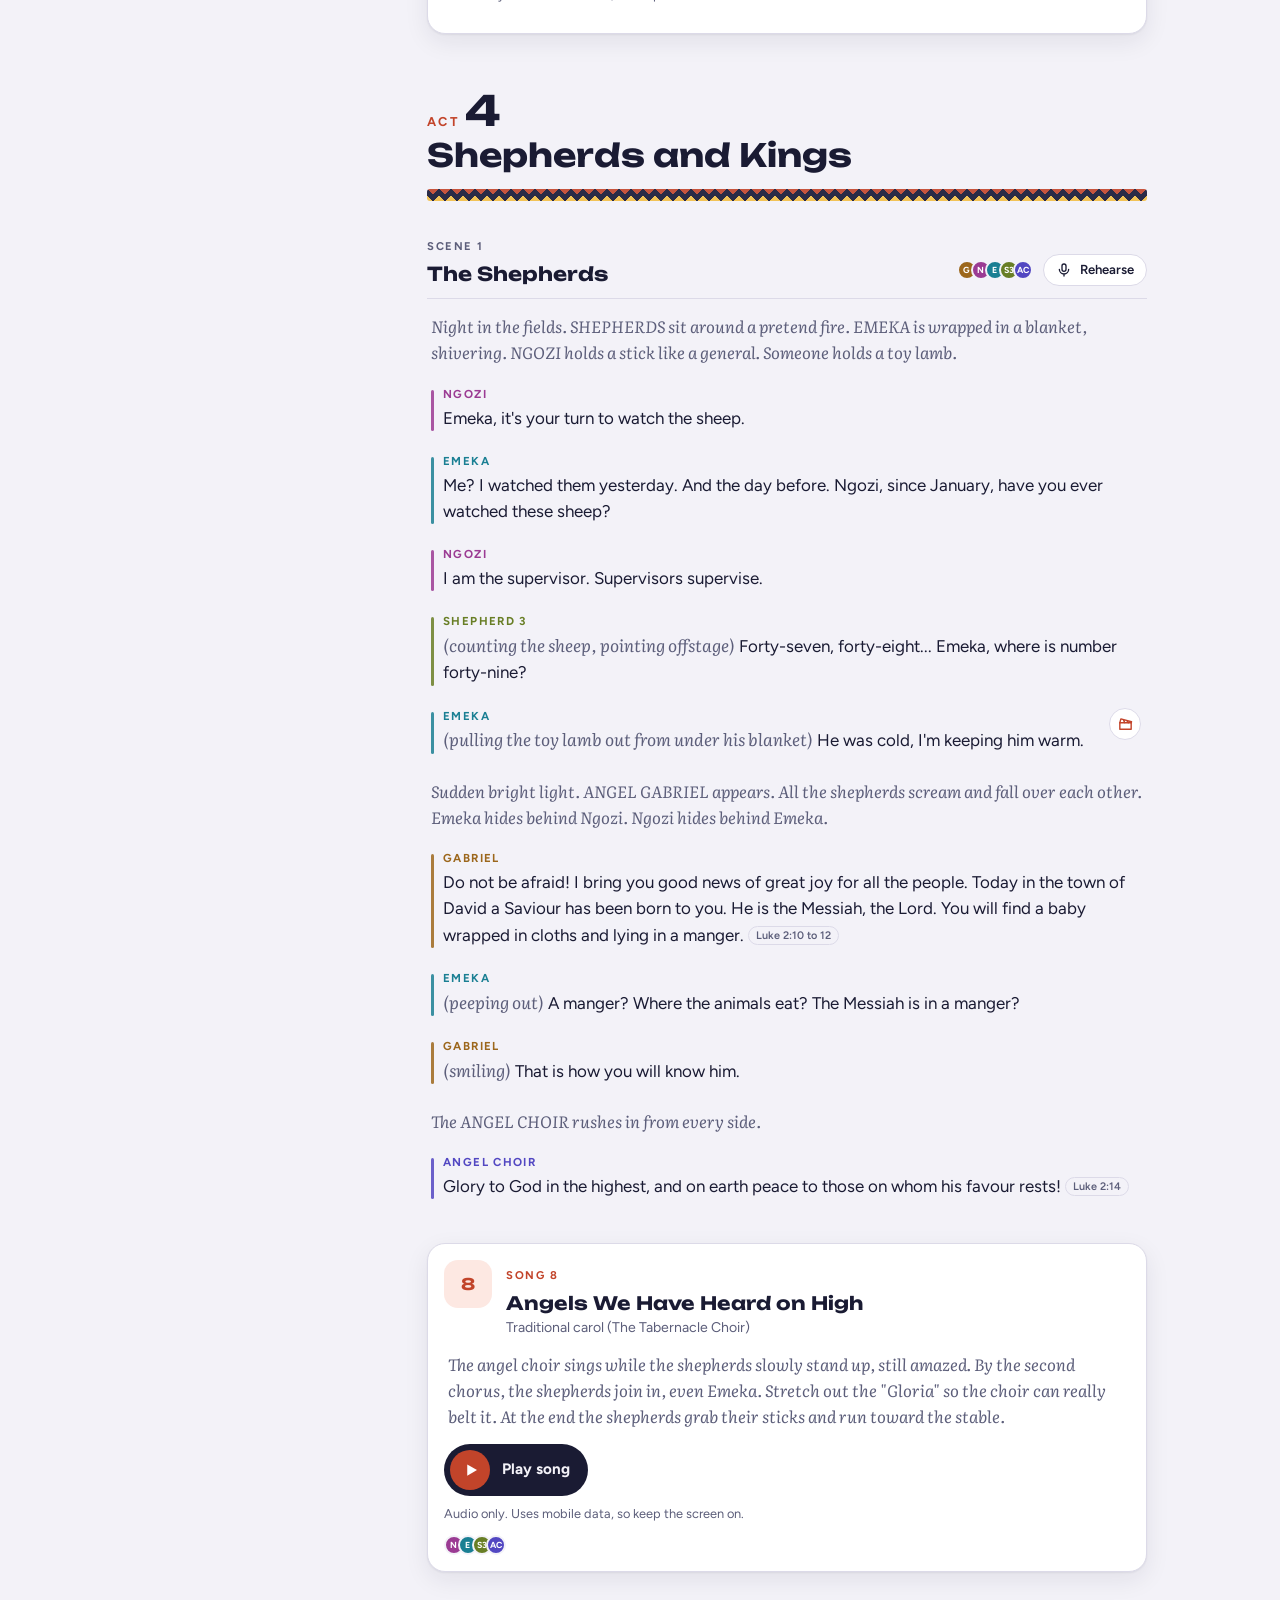
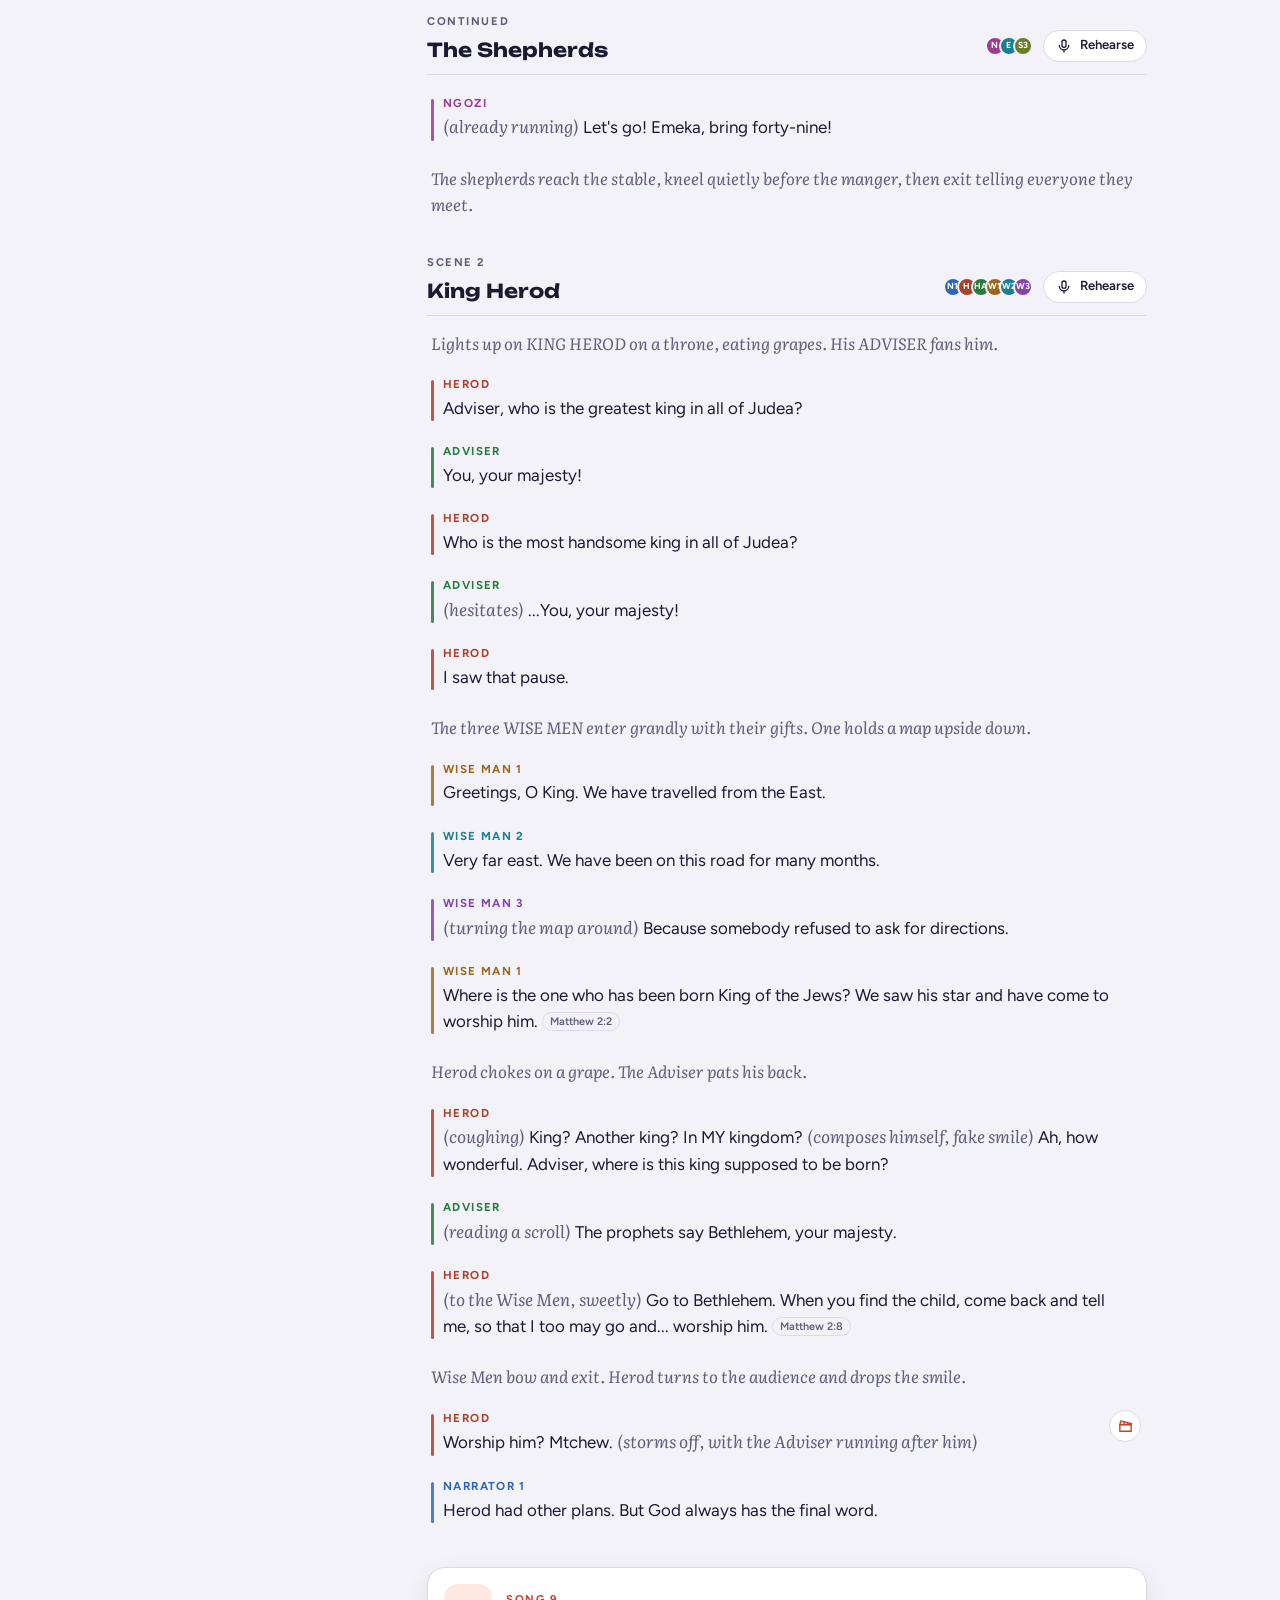
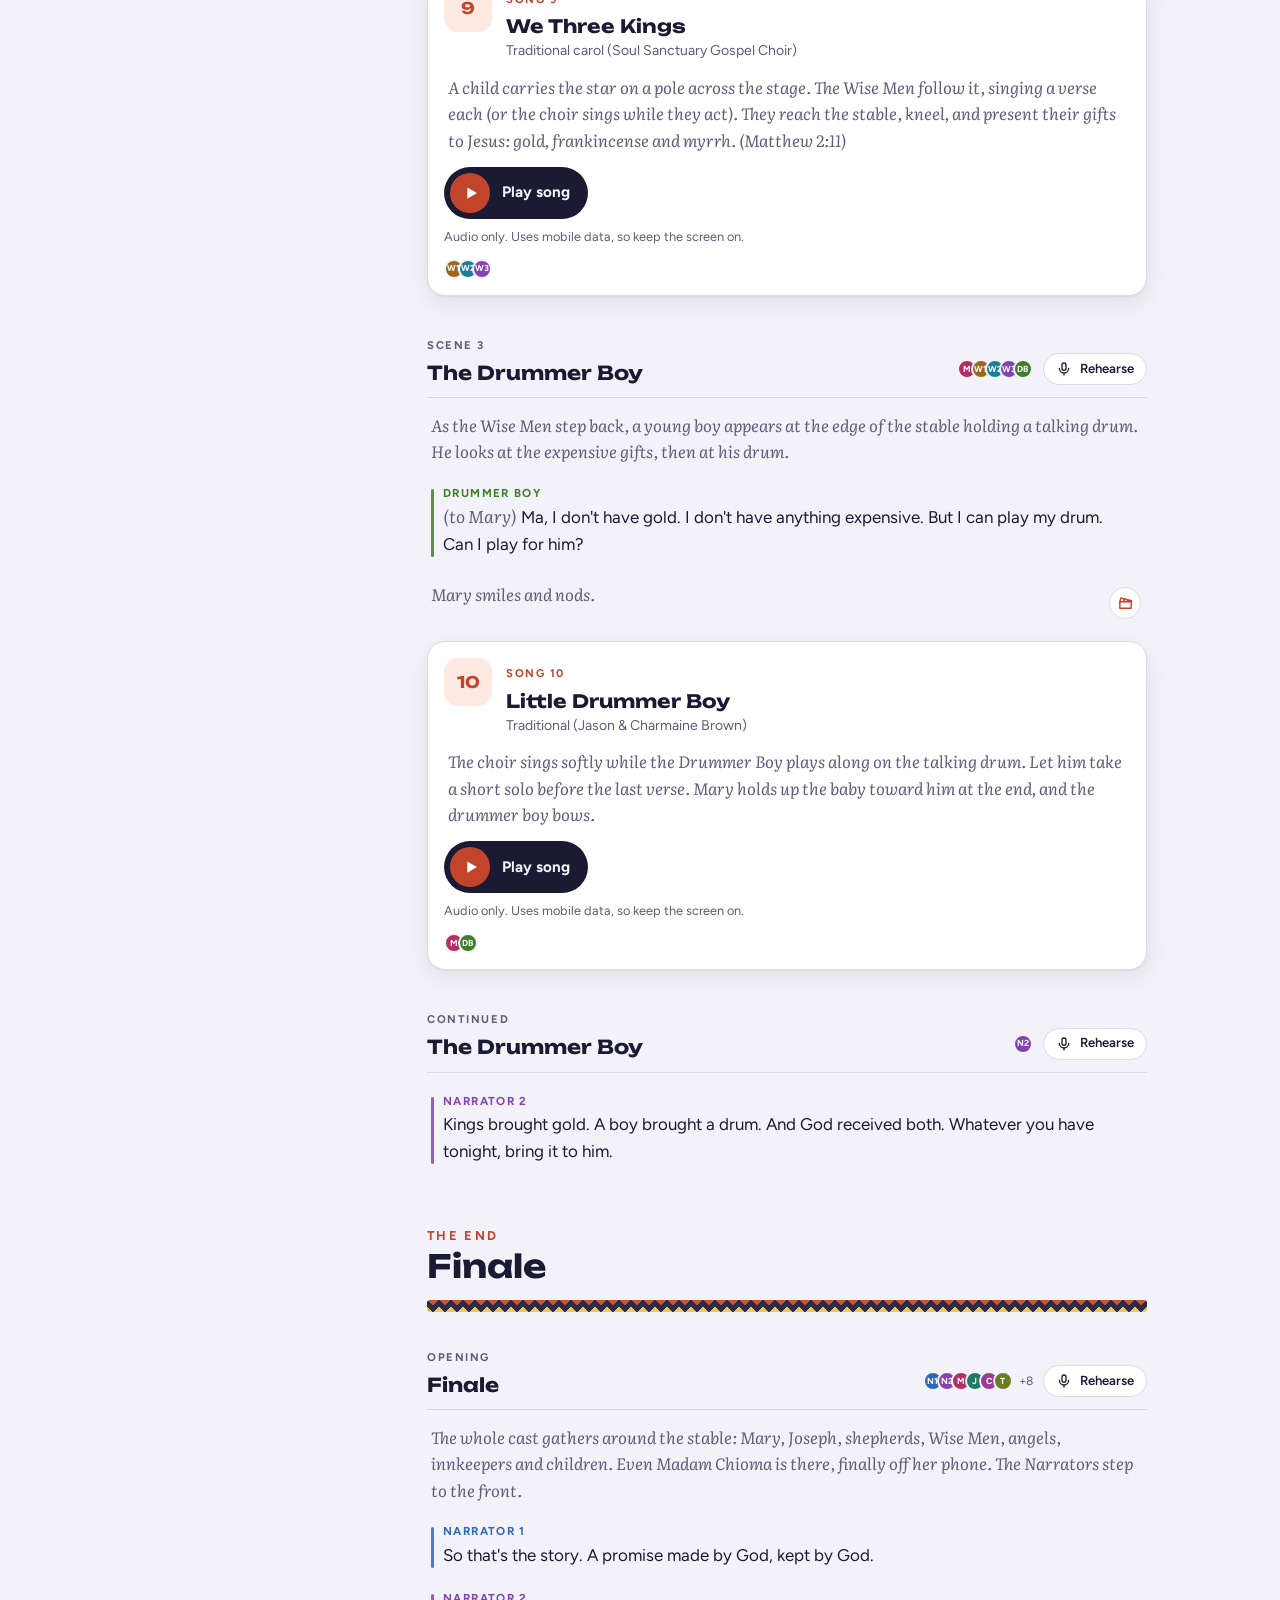
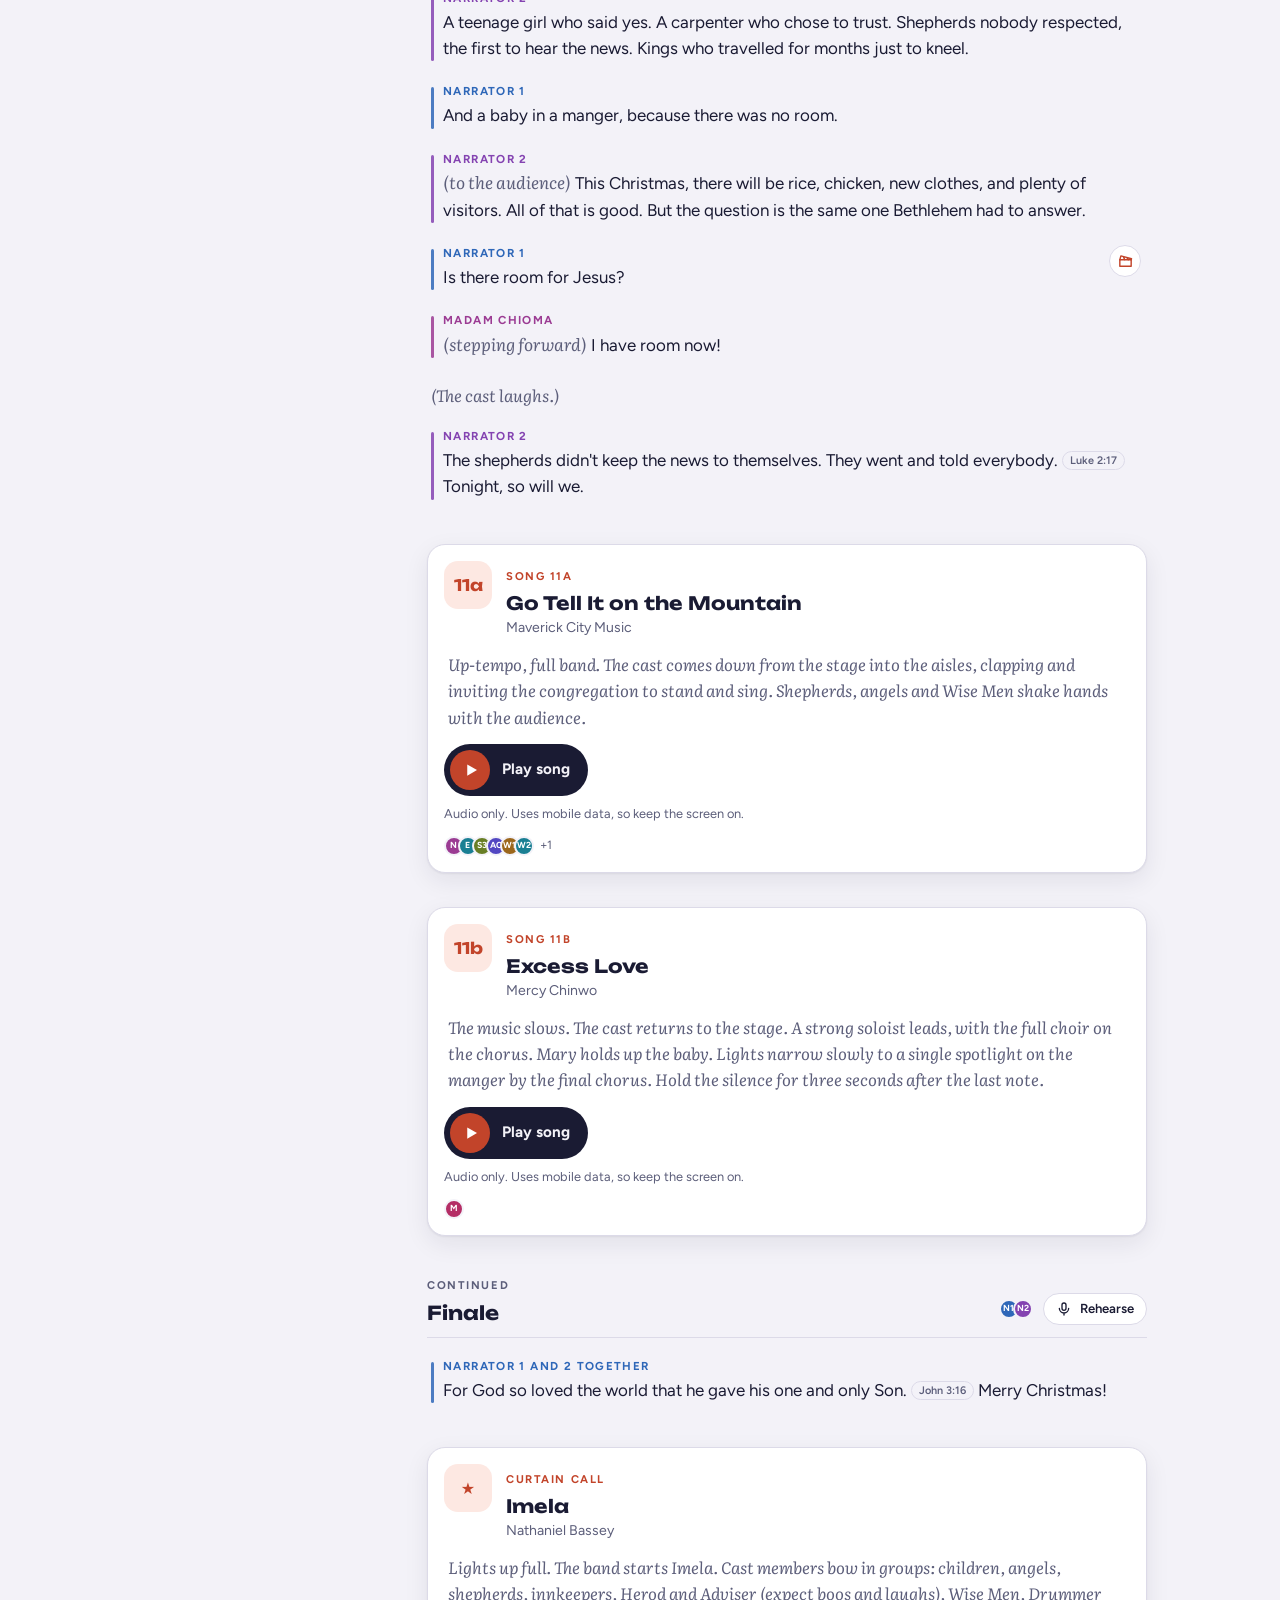
<file: light-in-bethlehem/index.html>
<!doctype html>
<html lang="en">
<head>
  <meta charset="utf-8">
  <meta name="viewport" content="width=device-width, initial-scale=1">
  <title>Light in Bethlehem</title>
  <meta http-equiv="refresh" content="0; url=../">
  <script>location.replace('../' + location.search + location.hash);</script>
  <style>body{font-family:system-ui,sans-serif;background:#141634;color:#f6f1e4;display:grid;place-items:center;min-height:100vh;margin:0}a{color:#f5c451}</style>
</head>
<body>
  <p>Light in Bethlehem has moved to <a href="../">a shorter address</a>…</p>
</body>
</html>
</file>
<file: style.css>
/* Light in Bethlehem: a playbill for a night in Bethlehem.
   Layout: an app shell (top bar + bottom tabs on phones, top tabs and a scene rail on desktop)
   around four views: Script, My part, Songs, Cast. */
:root {
  --bg: #f3f2f8;
  --surface: #ffffff;
  --surface-2: #eae8f3;
  --ink: #1a1b33;
  --muted: #5c5e7a;
  --line: #dcdae8;
  --star: #9a6a06;          /* gold for text on light */
  --star-fill: #f2be45;     /* gold for shapes */
  --star-tint: #fff4d6;
  --coral: #c2442a;
  --coral-tint: #fde8e2;
  --good: #23824f;
  --night: #141634;         /* the hero sky, dark in both themes */
  --night-deep: #0a0b1f;
  --on-night: #f6f1e4;
  --on-night-muted: #b9b8d6;
  --shadow: 0 1px 2px rgba(20, 22, 52, .06), 0 8px 24px rgba(20, 22, 52, .08);

  /* one colour per character */
  --c0: hsl(10 62% 42%);  --c1: hsl(35 70% 36%);  --c2: hsl(75 55% 32%);  --c3: hsl(105 50% 33%);
  --c4: hsl(135 50% 32%); --c5: hsl(165 60% 30%); --c6: hsl(190 70% 34%); --c7: hsl(215 60% 45%);
  --c8: hsl(245 50% 52%); --c9: hsl(275 45% 48%); --c10: hsl(305 45% 42%); --c11: hsl(335 60% 44%);

  --display: "Unbounded", "Figtree", system-ui, sans-serif;
  --text: "Figtree", system-ui, -apple-system, "Segoe UI", Roboto, sans-serif;
  --stage: "Literata", Georgia, "Times New Roman", serif;
  --fs: 1.06rem;
  --tabbar-h: 64px;
  --appbar-h: 58px;
  color-scheme: light;
}
@media (prefers-color-scheme: dark) {
  :root:not([data-theme="light"]) {
    --bg: #0e0f25;
    --surface: #171936;
    --surface-2: #20234a;
    --ink: #f1ede3;
    --muted: #a5a6c6;
    --line: #2b2e57;
    --star: #f5c451;
    --star-fill: #f5c451;
    --star-tint: #2c2830;
    --coral: #ff8a6b;
    --coral-tint: #33202b;
    --good: #5fd394;
    --night: #0b0c22;
    --night-deep: #05061a;
    --shadow: 0 1px 2px rgba(0, 0, 0, .3), 0 10px 30px rgba(0, 0, 0, .35);
    --c0: hsl(10 85% 72%);  --c1: hsl(35 85% 66%);  --c2: hsl(75 60% 64%);  --c3: hsl(105 55% 66%);
    --c4: hsl(135 55% 66%); --c5: hsl(165 60% 62%); --c6: hsl(190 75% 66%); --c7: hsl(215 85% 74%);
    --c8: hsl(245 85% 78%); --c9: hsl(275 75% 76%); --c10: hsl(305 65% 74%); --c11: hsl(335 85% 74%);
    color-scheme: dark;
  }
}
:root[data-theme="dark"] {
  --bg: #0e0f25;
  --surface: #171936;
  --surface-2: #20234a;
  --ink: #f1ede3;
  --muted: #a5a6c6;
  --line: #2b2e57;
  --star: #f5c451;
  --star-fill: #f5c451;
  --star-tint: #2c2830;
  --coral: #ff8a6b;
  --coral-tint: #33202b;
  --good: #5fd394;
  --night: #0b0c22;
  --night-deep: #05061a;
  --shadow: 0 1px 2px rgba(0, 0, 0, .3), 0 10px 30px rgba(0, 0, 0, .35);
  --c0: hsl(10 85% 72%);  --c1: hsl(35 85% 66%);  --c2: hsl(75 60% 64%);  --c3: hsl(105 55% 66%);
  --c4: hsl(135 55% 66%); --c5: hsl(165 60% 62%); --c6: hsl(190 75% 66%); --c7: hsl(215 85% 74%);
  --c8: hsl(245 85% 78%); --c9: hsl(275 75% 76%); --c10: hsl(305 65% 74%); --c11: hsl(335 85% 74%);
  color-scheme: dark;
}

* { box-sizing: border-box; }
[hidden] { display: none !important; }
html { scroll-behavior: smooth; scroll-padding-top: calc(var(--appbar-h) + 12px); -webkit-text-size-adjust: 100%; }
@media (prefers-reduced-motion: reduce) { html { scroll-behavior: auto; } *, *::before, *::after { transition: none !important; animation: none !important; } }
body {
  margin: 0;
  background: var(--bg);
  color: var(--ink);
  font: 400 16px/1.55 var(--text);
  padding-bottom: calc(var(--tabbar-h) + env(safe-area-inset-bottom, 0px));
}
body::before { content: ""; position: fixed; inset: 0 0 auto; height: env(safe-area-inset-top, 0px); z-index: 40; background: var(--night); }
button, select, input { font: inherit; color: inherit; }
button { cursor: pointer; }
a { color: inherit; }
:focus-visible { outline: 2px solid var(--star-fill); outline-offset: 2px; border-radius: 6px; }
h1, h2, h3 { text-wrap: balance; }
.muted { color: var(--muted); }
.eyebrow { font: 700 .7rem/1 var(--text); letter-spacing: .14em; text-transform: uppercase; color: var(--muted); }

/* ---------- App bar ---------- */
.appbar {
  position: sticky; top: env(safe-area-inset-top, 0px); z-index: 30;
  height: var(--appbar-h);
  display: flex; align-items: center; gap: 10px;
  padding-left: max(12px, env(safe-area-inset-left, 0px)); padding-right: max(12px, env(safe-area-inset-right, 0px));
  background: var(--night); color: var(--on-night);
  border-bottom: 1px solid rgba(255, 255, 255, .06);
}
.mark { width: 28px; height: 28px; flex: none; color: var(--star-fill); }
.appbar-titles { min-width: 0; flex: 1; display: flex; flex-direction: column; line-height: 1.15; }
.appbar-title { font: 700 .95rem/1.1 var(--display); letter-spacing: .01em; white-space: nowrap; overflow: hidden; text-overflow: ellipsis; }
.appbar-sub { font-size: .76rem; color: var(--on-night-muted); white-space: nowrap; overflow: hidden; text-overflow: ellipsis; min-height: 1em; }
.role-chip {
  display: inline-flex; align-items: center; gap: 8px; flex: none;
  border: 1px solid rgba(255, 255, 255, .18); background: rgba(255, 255, 255, .06); color: var(--on-night);
  border-radius: 999px; padding: 4px 12px 4px 4px; font-weight: 600; font-size: .88rem; max-width: 46vw;
}
.role-chip span:last-child { white-space: nowrap; overflow: hidden; text-overflow: ellipsis; }
.role-chip.empty { padding: 6px 14px; background: var(--star-fill); color: #241903; border-color: transparent; }

/* ---------- Tabs ---------- */
.tabbar {
  position: fixed; left: 0; right: 0; bottom: 0; z-index: 30;
  display: grid; grid-template-columns: repeat(4, 1fr);
  height: calc(var(--tabbar-h) + env(safe-area-inset-bottom, 0px));
  padding: 0 max(8px, env(safe-area-inset-right, 0px)) env(safe-area-inset-bottom, 0px) max(8px, env(safe-area-inset-left, 0px));
  background: var(--surface); border-top: 1px solid var(--line);
}
.tab {
  display: flex; flex-direction: column; align-items: center; justify-content: center; gap: 3px;
  background: none; border: 0; color: var(--muted); font-size: .72rem; font-weight: 600; text-decoration: none; position: relative;
}
.tab svg { width: 22px; height: 22px; }
.tab[aria-current="page"] { color: var(--ink); }
.tab[aria-current="page"]::before { content: ""; position: absolute; top: 0; width: 32px; height: 3px; border-radius: 0 0 3px 3px; background: var(--star-fill); }
.tab .badge { position: absolute; top: 9px; left: calc(50% + 8px); min-width: 16px; height: 16px; padding: 0 4px; border-radius: 99px; background: var(--coral); color: #fff; font-size: .62rem; display: grid; place-items: center; }

@media (min-width: 1000px) {
  body { padding-bottom: 0; }
  .tabbar {
    top: calc(env(safe-area-inset-top, 0px) + 9px); bottom: auto; left: 50%; right: auto; transform: translateX(-50%);
    height: 40px; padding: 3px; gap: 2px; display: flex; z-index: 35;
    background: rgba(255, 255, 255, .06); border: 1px solid rgba(255, 255, 255, .12); border-radius: 999px;
  }
  .tab { flex-direction: row; gap: 7px; padding: 0 16px; border-radius: 999px; color: var(--on-night-muted); font-size: .86rem; }
  .tab svg { width: 17px; height: 17px; }
  .tab[aria-current="page"] { background: rgba(255, 255, 255, .12); color: var(--on-night); }
  .tab[aria-current="page"]::before { display: none; }
  .tab .badge { position: static; }
}

/* ---------- Layout ---------- */
.shell { max-width: 1180px; margin: 0 auto; display: grid; grid-template-columns: minmax(0, 1fr); }
.view { min-width: 0; padding: 0 max(16px, env(safe-area-inset-right, 0px)) 48px max(16px, env(safe-area-inset-left, 0px)); }
.rail { display: none; }
@media (min-width: 1000px) {
  .shell.with-rail { grid-template-columns: 270px minmax(0, 1fr); gap: 24px; }
  .shell.with-rail .rail { display: block; position: sticky; top: calc(var(--appbar-h) + env(safe-area-inset-top, 0px)); height: calc(100vh - var(--appbar-h)); overflow-y: auto; padding: 20px 4px 40px 16px; }
}
.column { max-width: 720px; margin: 0 auto; }

/* ---------- Hero ---------- */
.hero {
  position: relative; overflow: hidden; isolation: isolate;
  margin: 0 calc(-1 * max(16px, env(safe-area-inset-right, 0px))) 0 calc(-1 * max(16px, env(safe-area-inset-left, 0px)));
  background: radial-gradient(120% 90% at 80% 10%, #2a2a6a 0%, var(--night) 45%, var(--night-deep) 100%);
  color: var(--on-night);
}
@media (min-width: 1000px) { .hero { margin: 20px 0 0; border-radius: 22px; } }
.hero canvas { position: absolute; inset: 0; width: 100%; height: 100%; z-index: -1; }
.hero-inner { padding: 40px max(20px, env(safe-area-inset-left, 0px)) 92px; max-width: 640px; }
.hero .eyebrow { color: var(--star-fill); }
.hero h1 { font: 700 clamp(2.1rem, 9vw, 3.6rem)/1.02 var(--display); margin: 12px 0 14px; letter-spacing: -.01em; }
.hero h1 em { font-style: normal; color: var(--star-fill); display: block; }
.hero p { color: var(--on-night-muted); margin: 0 0 18px; max-width: 32em; font-size: .98rem; }
.hero-facts { display: flex; flex-wrap: wrap; gap: 6px 18px; margin: 0 0 22px; padding: 0; list-style: none; font-size: .86rem; color: var(--on-night); }
.hero-facts b { font: 700 1.05rem/1 var(--display); color: var(--star-fill); margin-right: 5px; }
.hero-actions { display: flex; flex-wrap: wrap; gap: 10px; }

/* ---------- Buttons ---------- */
.btn {
  display: inline-flex; align-items: center; justify-content: center; gap: 8px;
  min-height: 40px; padding: 0 16px; border-radius: 999px;
  border: 1px solid var(--line); background: var(--surface); color: var(--ink);
  font-weight: 600; font-size: .9rem; text-decoration: none; white-space: nowrap;
}
.btn:hover { border-color: var(--muted); }
.btn svg { width: 16px; height: 16px; flex: none; }
.btn.gold { background: var(--star-fill); border-color: var(--star-fill); color: #241903; }
.btn.gold:hover { filter: brightness(1.05); }
.btn.on-night { background: rgba(255, 255, 255, .08); border-color: rgba(255, 255, 255, .2); color: var(--on-night); }
.btn.small { min-height: 32px; padding: 0 12px; font-size: .82rem; }
.btn.quiet { background: transparent; }
.icon-btn { display: inline-grid; place-items: center; width: 36px; height: 36px; border-radius: 999px; border: 1px solid var(--line); background: var(--surface); color: var(--ink); }
.icon-btn svg { width: 18px; height: 18px; }

/* ---------- Avatars ---------- */
.avatar {
  --c: var(--c7);
  width: 30px; height: 30px; border-radius: 50%; flex: none;
  display: inline-grid; place-items: center;
  background: var(--c); color: var(--surface);
  font: 700 .72rem/1 var(--text); letter-spacing: .02em;
}
.avatar.lg { width: 64px; height: 64px; font-size: 1.3rem; }
.avatar.xs { width: 20px; height: 20px; font-size: .55rem; }
.avatar-stack { display: flex; }
.avatar-stack .avatar { border: 2px solid var(--bg); margin-left: -6px; }
.avatar-stack .avatar:first-child { margin-left: 0; }
.avatar-stack .more { font-size: .75rem; color: var(--muted); align-self: center; margin-left: 6px; }

/* ---------- Script toolbar ---------- */
.toolbar {
  display: flex; flex-wrap: wrap; align-items: center; gap: 10px; justify-content: space-between;
  margin: 18px 0 8px; padding: 10px 12px; border-radius: 14px;
  background: var(--surface); border: 1px solid var(--line);
}
.toolbar .group { display: flex; align-items: center; gap: 8px; }
.toggle { display: inline-flex; align-items: center; gap: 10px; font-size: .9rem; font-weight: 600; cursor: pointer; user-select: none; }
.toggle input { position: absolute; opacity: 0; width: 1px; height: 1px; }
.toggle .knob { width: 40px; height: 24px; border-radius: 99px; background: var(--surface-2); border: 1px solid var(--line); position: relative; transition: background .2s; flex: none; }
.toggle .knob::after { content: ""; position: absolute; top: 2px; left: 2px; width: 18px; height: 18px; border-radius: 50%; background: var(--muted); transition: transform .2s, background .2s; }
.toggle input:checked + .knob { background: var(--star-fill); border-color: var(--star-fill); }
.toggle input:checked + .knob::after { transform: translateX(16px); background: #241903; }
.toggle input:focus-visible + .knob { outline: 2px solid var(--star-fill); outline-offset: 2px; }
.size-btns { display: inline-flex; border: 1px solid var(--line); border-radius: 999px; overflow: hidden; }
.size-btns button { background: none; border: 0; padding: 4px 12px; font-weight: 700; color: var(--muted); }
.size-btns button + button { border-left: 1px solid var(--line); }

/* ---------- Acts ---------- */
.act { margin: 56px 0 10px; }
.act:first-child { margin-top: 28px; }
.act-label { display: flex; align-items: baseline; gap: 12px; }
.act-num { font: 700 .8rem/1 var(--text); letter-spacing: .18em; text-transform: uppercase; color: var(--coral); }
.act-num b { font: 700 2.6rem/1 var(--display); letter-spacing: 0; color: var(--ink); margin-left: 6px; }
.act h2 { font: 700 clamp(1.5rem, 5vw, 2rem)/1.1 var(--display); margin: 6px 0 16px; }
.band {
  height: 12px; border-radius: 3px; opacity: .9;
  background:
    linear-gradient(135deg, var(--coral) 25%, transparent 25%) -6px 0 / 12px 12px,
    linear-gradient(225deg, var(--coral) 25%, transparent 25%) -6px 0 / 12px 12px,
    linear-gradient(315deg, var(--star-fill) 25%, transparent 25%) 0 0 / 12px 12px,
    linear-gradient(45deg, var(--star-fill) 25%, transparent 25%) 0 0 / 12px 12px,
    var(--night);
}

/* ---------- Scenes ---------- */
.scene { margin: 30px 0; scroll-margin-top: calc(var(--appbar-h) + 12px); }
.scene-head { display: flex; flex-wrap: wrap; align-items: flex-end; justify-content: space-between; gap: 10px 14px; padding-bottom: 12px; border-bottom: 1px solid var(--line); margin-bottom: 14px; }
.scene-head h3 { font: 700 1.2rem/1.2 var(--display); margin: 6px 0 0; }
.scene-meta { display: flex; align-items: center; gap: 10px; flex-wrap: wrap; }
.you-pill { font-size: .7rem; font-weight: 700; padding: 3px 9px; border-radius: 99px; background: var(--star-tint); color: var(--star); white-space: nowrap; }
.learned { display: inline-flex; align-items: center; gap: 6px; font-size: .82rem; font-weight: 600; color: var(--muted); cursor: pointer; }
.learned input { width: 18px; height: 18px; accent-color: var(--good); }
.learned:has(input:checked) { color: var(--good); }

.script { font-size: var(--fs); }
.direction { font-family: var(--stage); font-style: italic; color: var(--muted); margin: 14px 0; padding: 0 4px; font-size: .97em; line-height: 1.6; }
.direction { position: relative; }
.direction > p { margin: 0; }
.para { margin: 12px 0; }
.line { --c: var(--c7); position: relative; margin: 6px 0; padding: 8px 12px 10px 16px; border-radius: 12px; transition: background .2s; }
.line::before { content: ""; position: absolute; left: 4px; top: 10px; bottom: 10px; width: 3px; border-radius: 3px; background: var(--c); opacity: .85; }
.line .who { font: 700 .72rem/1.2 var(--text); letter-spacing: .12em; text-transform: uppercase; color: var(--c); }
.line .txt { margin: 3px 0 0; font-size: 1em; line-height: 1.55; }
.line.mine { background: var(--star-tint); }
.line.mine::before { background: var(--star-fill); width: 4px; opacity: 1; }
.line.mine .who::after { content: "You"; margin-left: 8px; padding: 2px 7px; border-radius: 99px; background: var(--star-fill); color: #241903; letter-spacing: .06em; font-size: .62rem; vertical-align: 1px; }
em.paren { color: var(--muted); font-family: var(--stage); }
.ref { font: 600 .68rem/1 var(--text); font-style: normal; color: var(--muted); border: 1px solid var(--line); border-radius: 999px; padding: 2px 7px; white-space: nowrap; vertical-align: 2px; }
body.practice .line.mine:not(.revealed) .txt { filter: blur(7px); user-select: none; cursor: pointer; }
body.practice .line.mine:not(.revealed) .who::after { content: "You · tap to check"; }
.now { background: var(--surface-2) !important; box-shadow: 0 0 0 2px var(--star-fill); }

/* Director's notes: a pin on the line, opened with a tap */
.has-note { padding-right: 46px; }
.direction.has-note { padding-right: 46px; }
.note-pin {
  position: absolute; top: 6px; right: 6px;
  width: 32px; height: 32px; border-radius: 50%; padding: 0;
  display: grid; place-items: center;
  border: 1px solid var(--line); background: var(--surface); color: var(--coral);
  transition: background .15s, color .15s, transform .15s;
}
.note-pin svg { width: 17px; height: 17px; }
.note-pin:hover { transform: scale(1.06); }
.note-pin.for-you { background: var(--star-fill); border-color: var(--star-fill); color: #241903; }
.note-pin[aria-expanded="true"] { background: var(--coral); border-color: var(--coral); color: #fff; }
.note-body { display: none; margin: 10px -34px 2px 0; padding: 10px 12px; border-radius: 10px; background: var(--surface); border: 1px dashed var(--line); font: 400 .9rem/1.5 var(--text); font-style: normal; color: var(--ink); }
.note-open > .note-body, body.notes-open .note-body { display: block; }
.note-body p { margin: 0; }
.note-body p + p { margin-top: 8px; }
.note-body .label { display: block; font: 700 .64rem/1 var(--text); letter-spacing: .14em; text-transform: uppercase; color: var(--coral); margin-bottom: 5px; }
.note-solo { position: relative; min-height: 40px; }
.note {
  display: flex; gap: 12px; margin: 16px 0; padding: 12px 14px;
  border-radius: 12px; background: var(--surface); border: 1px dashed var(--line);
  font-size: .92rem;
}
.note svg { width: 20px; height: 20px; flex: none; color: var(--coral); margin-top: 2px; }
.note .label { font: 700 .66rem/1 var(--text); letter-spacing: .14em; text-transform: uppercase; color: var(--coral); display: block; margin-bottom: 5px; }
.note p { margin: 0; }
.list { margin: 8px 0; padding-left: 1.2em; }

/* ---------- Songs ---------- */
.song-card {
  margin: 34px 0; padding: 16px; border-radius: 18px; scroll-margin-top: calc(var(--appbar-h) + 12px);
  background: var(--surface); border: 1px solid var(--line); box-shadow: var(--shadow);
}
.song-card .song-head { display: flex; gap: 14px; align-items: flex-start; }
.song-num {
  flex: none; width: 48px; height: 48px; border-radius: 14px;
  display: grid; place-items: center; background: var(--coral-tint); color: var(--coral);
  font: 700 1rem/1 var(--display);
}
.song-titles { min-width: 0; flex: 1; }
.song-titles .eyebrow { color: var(--coral); }
.song-card h3 { font: 700 1.15rem/1.2 var(--display); margin: 6px 0 2px; }
.song-card .artist { color: var(--muted); font-size: .88rem; }
.song-card .direction { margin: 12px 0 4px; }
.song-card .scene-meta { margin-top: 12px; }

.player { margin-top: 14px; }
.player-row { display: flex; align-items: center; gap: 12px; flex-wrap: wrap; }
.play {
  display: inline-flex; align-items: center; gap: 12px; padding: 6px 18px 6px 6px; border-radius: 999px;
  background: var(--ink); color: var(--bg); border: 0; font-weight: 700; font-size: .95rem;
}
.play .disc { width: 40px; height: 40px; border-radius: 50%; display: grid; place-items: center; background: var(--coral); color: #fff; }
.play .disc svg { width: 18px; height: 18px; margin-left: 2px; }
.player .hint { font-size: .8rem; color: var(--muted); margin: 8px 0 0; }
.player .range { font-size: .8rem; color: var(--muted); }
.player .frame { border-radius: 12px; overflow: hidden; margin: 0 0 10px; background: var(--surface-2); }
.player .frame iframe { display: block; width: 100%; border: 0; }
.player .yt { width: 100%; max-width: 360px; aspect-ratio: 16 / 9; min-height: 200px; }
.player .yt > div, .player .yt iframe { width: 100%; height: 100%; }
.player .tools { display: flex; gap: 8px; flex-wrap: wrap; align-items: center; }
.player .tools .toggle { font-size: .85rem; }
.no-link { display: flex; align-items: center; gap: 10px; padding: 10px 12px; border-radius: 12px; background: var(--surface-2); font-size: .86rem; color: var(--muted); }

/* ---------- Rail (scene index) ---------- */
.index h4 { font: 700 .68rem/1 var(--text); letter-spacing: .14em; text-transform: uppercase; color: var(--muted); margin: 18px 10px 6px; }
.index h4:first-child { margin-top: 0; }
.index a { display: flex; align-items: center; gap: 10px; padding: 7px 10px; border-radius: 10px; text-decoration: none; font-size: .9rem; color: var(--ink); }
.index a:hover { background: var(--surface-2); }
.index a.active { background: var(--surface); box-shadow: inset 3px 0 0 var(--star-fill); font-weight: 600; }
.index .k { width: 18px; text-align: center; color: var(--muted); flex: none; font-size: .8rem; }
.index .k.song { color: var(--coral); }
.index .t { min-width: 0; flex: 1; white-space: nowrap; overflow: hidden; text-overflow: ellipsis; }
.index .mine { width: 8px; height: 8px; border-radius: 50%; background: var(--star-fill); flex: none; }
.index .done { color: var(--good); font-weight: 700; font-size: .85rem; flex: none; }

/* ---------- Sheets ---------- */
.sheet { position: fixed; inset: 0; z-index: 60; display: flex; align-items: flex-end; justify-content: center; }
.sheet-backdrop { position: absolute; inset: 0; background: rgba(5, 6, 20, .55); }
.sheet-panel {
  position: relative; width: min(640px, 100%); max-height: 86vh; overflow-y: auto;
  background: var(--bg); border-radius: 22px 22px 0 0;
  padding: 10px max(16px, env(safe-area-inset-right, 0px)) calc(20px + env(safe-area-inset-bottom, 0px)) max(16px, env(safe-area-inset-left, 0px));
  box-shadow: 0 -10px 40px rgba(0, 0, 0, .3);
  animation: rise .22s ease-out;
}
@media (min-width: 700px) { .sheet { align-items: center; } .sheet-panel { border-radius: 22px; padding-bottom: 20px; } }
@keyframes rise { from { transform: translateY(24px); opacity: 0; } to { transform: none; opacity: 1; } }
.sheet-grip { width: 40px; height: 4px; border-radius: 4px; background: var(--line); margin: 0 auto 12px; }
.sheet-head { display: flex; align-items: flex-start; justify-content: space-between; gap: 12px; margin-bottom: 14px; }
.sheet-head h2 { font: 700 1.25rem/1.2 var(--display); margin: 0; }
.sheet-head p { margin: 4px 0 0; color: var(--muted); font-size: .9rem; }
.role-grid { display: grid; grid-template-columns: repeat(auto-fill, minmax(150px, 1fr)); gap: 8px; }
.role-card {
  display: flex; align-items: center; gap: 10px; text-align: left;
  padding: 10px; border-radius: 14px; border: 1px solid var(--line); background: var(--surface);
}
.role-card:hover { border-color: var(--muted); }
.role-card[aria-pressed="true"] { border-color: var(--star-fill); box-shadow: 0 0 0 1px var(--star-fill); }
.role-card b { display: block; font-size: .9rem; line-height: 1.2; }
.role-card small { color: var(--muted); font-size: .75rem; }
.sheet h3 { font: 700 .7rem/1 var(--text); letter-spacing: .14em; text-transform: uppercase; color: var(--muted); margin: 18px 0 8px; }

/* ---------- My part ---------- */
.page-head { padding: 28px 0 6px; }
.page-head h1 { font: 700 clamp(1.6rem, 6vw, 2.2rem)/1.1 var(--display); margin: 6px 0 6px; }
.page-head p { color: var(--muted); margin: 0; max-width: 36em; }
.part-hero { display: grid; grid-template-columns: auto 1fr; gap: 16px; align-items: center; margin: 22px 0 6px; }
.part-hero h1 { font: 700 clamp(1.6rem, 6vw, 2.2rem)/1.1 var(--display); margin: 4px 0; }
.part-hero p { margin: 0; color: var(--muted); font-size: .93rem; }
.stats { display: grid; grid-template-columns: repeat(4, minmax(0, 1fr)); gap: 8px; margin: 18px 0; }
.stat { padding: 12px; border-radius: 14px; background: var(--surface); border: 1px solid var(--line); }
.stat b { display: block; font: 700 1.5rem/1 var(--display); font-variant-numeric: tabular-nums; }
.stat span { font-size: .76rem; color: var(--muted); }
.stat.progress b { color: var(--good); }
.meter { height: 6px; border-radius: 99px; background: var(--surface-2); overflow: hidden; margin-top: 8px; }
.meter span { display: block; height: 100%; background: var(--good); border-radius: 99px; }
.actions { display: grid; grid-template-columns: 1fr 1fr; gap: 10px; margin: 0 0 24px; }
.action {
  display: flex; flex-direction: column; align-items: flex-start; gap: 6px; text-align: left;
  padding: 14px; border-radius: 16px; border: 1px solid var(--line); background: var(--surface);
}
.action svg { width: 24px; height: 24px; color: var(--coral); }
.action b { font-size: .98rem; }
.action span { font-size: .8rem; color: var(--muted); line-height: 1.35; }
.action.primary { background: var(--night); color: var(--on-night); border-color: transparent; }
.action.primary svg { color: var(--star-fill); }
.action.primary span { color: var(--on-night-muted); }
.section-title { font: 700 .72rem/1 var(--text); letter-spacing: .14em; text-transform: uppercase; color: var(--muted); margin: 26px 0 10px; }
.part-list { display: grid; gap: 8px; }
.part-item { display: flex; align-items: center; gap: 12px; padding: 12px; border-radius: 14px; background: var(--surface); border: 1px solid var(--line); }
.part-item .info { min-width: 0; flex: 1; }
.part-item b { display: block; font-size: .95rem; }
.part-item small { color: var(--muted); font-size: .78rem; }
.part-item .kind { width: 34px; height: 34px; border-radius: 10px; display: grid; place-items: center; background: var(--surface-2); color: var(--muted); flex: none; font-size: .8rem; font-weight: 700; }
.part-item .kind.song { background: var(--coral-tint); color: var(--coral); }
.part-item.done .kind { background: var(--good); color: var(--surface); }
.check { width: 30px; height: 30px; border-radius: 50%; border: 2px solid var(--line); background: transparent; display: grid; place-items: center; flex: none; color: transparent; }
.check svg { width: 16px; height: 16px; }
.check[aria-pressed="true"] { background: var(--good); border-color: var(--good); color: var(--surface); }
.notes-list { display: grid; gap: 8px; }
.empty-state { text-align: center; padding: 36px 16px; border-radius: 18px; border: 1px dashed var(--line); margin: 20px 0; }
.empty-state h2 { font: 700 1.2rem/1.2 var(--display); margin: 0 0 6px; }
.empty-state p { color: var(--muted); margin: 0 auto 16px; max-width: 30em; }
.steps { display: grid; gap: 10px; margin: 20px 0 0; text-align: left; counter-reset: step; }
.steps li { list-style: none; display: flex; gap: 12px; align-items: flex-start; }
.steps li::before { counter-increment: step; content: counter(step); flex: none; width: 26px; height: 26px; border-radius: 50%; display: grid; place-items: center; background: var(--star-tint); color: var(--star); font-weight: 700; font-size: .8rem; }
.steps { padding: 0; }

/* ---------- Cast ---------- */
.cast-grid { display: grid; grid-template-columns: repeat(auto-fill, minmax(230px, 1fr)); gap: 10px; }
.cast-card { display: flex; flex-direction: column; gap: 10px; padding: 14px; border-radius: 16px; background: var(--surface); border: 1px solid var(--line); }
.cast-card header { display: flex; align-items: center; gap: 10px; }
.cast-card b { font-size: .98rem; line-height: 1.2; }
.size { font-size: .68rem; font-weight: 700; letter-spacing: .08em; text-transform: uppercase; padding: 3px 8px; border-radius: 99px; background: var(--surface-2); color: var(--muted); margin-left: auto; white-space: nowrap; }
.size.large { background: var(--star-tint); color: var(--star); }
.size.chorus { background: var(--coral-tint); color: var(--coral); }
.cast-card p { margin: 0; font-size: .88rem; color: var(--muted); }
.prose { max-width: 44em; }
.prose ul, .prose ol { padding-left: 1.2em; }
.prose li { margin: 6px 0; }
.prose p { margin: 10px 0; }
.table-wrap { overflow-x: auto; border: 1px solid var(--line); border-radius: 14px; background: var(--surface); }
table { border-collapse: collapse; width: 100%; font-size: .9rem; }
th, td { text-align: left; padding: 9px 12px; border-bottom: 1px solid var(--line); vertical-align: top; }
tr:last-child td { border-bottom: 0; }
th { font-size: .7rem; letter-spacing: .1em; text-transform: uppercase; color: var(--muted); }

/* ---------- Rehearse dock ---------- */
.dock {
  position: fixed; z-index: 45;
  left: max(10px, env(safe-area-inset-left, 0px)); right: max(10px, env(safe-area-inset-right, 0px));
  bottom: calc(var(--tabbar-h) + env(safe-area-inset-bottom, 0px) + 10px);
  max-width: 720px; margin: 0 auto;
  display: flex; flex-wrap: wrap; align-items: center; gap: 10px 12px;
  padding: 10px 12px; border-radius: 18px;
  background: var(--night); color: var(--on-night);
  box-shadow: 0 12px 40px rgba(0, 0, 0, .35);
}
@media (min-width: 1000px) { .dock { bottom: 18px; } }
.dock .who-now { display: flex; align-items: center; gap: 10px; min-width: 0; flex: 1 1 200px; font-size: .92rem; }
.dock .who-now b { color: var(--star-fill); }
.dock .avatar { border: 2px solid rgba(255, 255, 255, .25); }
.dock .controls { display: flex; align-items: center; gap: 6px; }
.dock .btn { min-height: 36px; padding: 0 14px; }
.dock select { background: rgba(255, 255, 255, .08); color: var(--on-night); border: 1px solid rgba(255, 255, 255, .2); border-radius: 999px; padding: 6px 8px; font-size: .82rem; }
.dock select option { color: #000; }

/* ---------- Cue cards ---------- */
.cards {
  position: fixed; inset: 0; z-index: 70; display: flex; flex-direction: column;
  background: var(--bg);
  padding: calc(env(safe-area-inset-top, 0px) + 12px) max(16px, env(safe-area-inset-right, 0px)) calc(env(safe-area-inset-bottom, 0px) + 16px) max(16px, env(safe-area-inset-left, 0px));
}
.cards-top { display: flex; align-items: center; justify-content: space-between; gap: 12px; max-width: 640px; width: 100%; margin: 0 auto; }
.cards-count { font-weight: 700; font-variant-numeric: tabular-nums; color: var(--muted); font-size: .9rem; }
.cards-meter { max-width: 640px; width: 100%; margin: 12px auto 0; height: 4px; border-radius: 99px; background: var(--surface-2); overflow: hidden; }
.cards-meter span { display: block; height: 100%; background: var(--star-fill); transition: width .3s; }
.cards-body { flex: 1; display: flex; flex-direction: column; justify-content: center; gap: 14px; max-width: 640px; width: 100%; margin: 0 auto; padding: 20px 0; overflow-y: auto; }
.card-scene { font-size: .8rem; color: var(--muted); text-align: center; }
.cue { padding: 16px 18px; border-radius: 18px; background: var(--surface); border: 1px solid var(--line); }
.cue .who, .answer .who { font: 700 .72rem/1.2 var(--text); letter-spacing: .12em; text-transform: uppercase; color: var(--c, var(--muted)); }
.cue p { margin: 6px 0 0; font-size: 1.05rem; }
.cue.direction-cue p { font-family: var(--stage); font-style: italic; color: var(--muted); }
.answer { padding: 18px; border-radius: 18px; background: var(--star-tint); border: 2px dashed var(--star-fill); }
.answer .who { color: var(--star); }
.answer p { margin: 8px 0 0; font-size: 1.12rem; font-weight: 500; }
.answer.hidden p { filter: blur(8px); user-select: none; }
.cards-actions { display: grid; grid-template-columns: 1fr 1fr; gap: 10px; max-width: 640px; width: 100%; margin: 0 auto; }
.cards-actions .btn { min-height: 52px; font-size: 1rem; }
.cards-actions .wide { grid-column: 1 / -1; }
.btn.good { background: var(--good); border-color: var(--good); color: var(--surface); }
.cards-done { text-align: center; }
.cards-done h2 { font: 700 1.6rem/1.2 var(--display); margin: 10px 0 6px; }
.cards-done .big-star { width: 72px; height: 72px; color: var(--star-fill); margin: 0 auto; }

/* ---------- Misc ---------- */
.loading { padding: 60px 0; color: var(--muted); text-align: center; }
.toast { position: fixed; left: 50%; transform: translateX(-50%); bottom: calc(var(--tabbar-h) + env(safe-area-inset-bottom, 0px) + 16px); z-index: 80; background: var(--ink); color: var(--bg); padding: 10px 16px; border-radius: 999px; font-size: .88rem; font-weight: 600; box-shadow: var(--shadow); }
@media (min-width: 1000px) { .toast { bottom: 24px; } }

@media (max-width: 420px) {
  .stats { grid-template-columns: repeat(2, minmax(0, 1fr)); }
  .actions { grid-template-columns: 1fr; }
}
</file>
